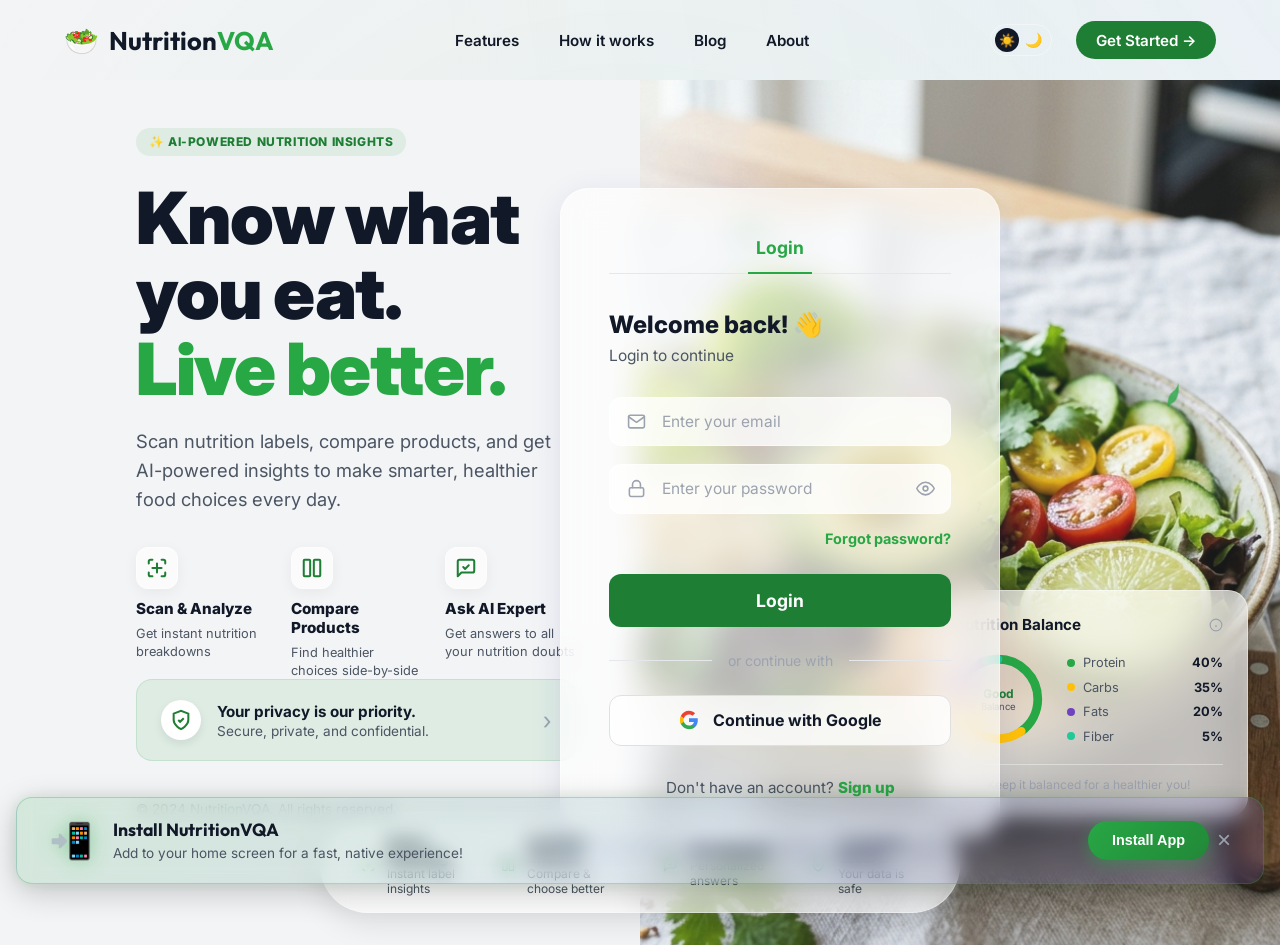
<file: frontend/signin.html>
<!DOCTYPE html>
<html lang="en" data-theme="light">
<head>
    <meta charset="UTF-8">
    <meta name="viewport" content="width=device-width, initial-scale=1.0">
    <title>Sign In | NutritionVQA</title>
    <meta name="description" content="Sign in to NutritionVQA — your AI-powered nutrition assistant.">
    
    <!-- PWA Meta Tags & Icons -->
    <link rel="manifest" href="manifest.json">
    <meta name="apple-mobile-web-app-capable" content="yes">
    <meta name="apple-mobile-web-app-status-bar-style" content="black-translucent">
    <link rel="apple-touch-icon" href="assets/icon-192.png">
    <meta name="theme-color" content="#28a745">
    
    <link rel="icon" href="data:image/svg+xml,<svg xmlns='http://www.w3.org/2000/svg' viewBox='0 0 100 100'><text y='.9em' font-size='90'>🥗</text></svg>">
    <link rel="preconnect" href="https://fonts.googleapis.com">
    <link rel="preconnect" href="https://fonts.gstatic.com" crossorigin>
    <link href="https://fonts.googleapis.com/css2?family=Outfit:wght@700;800&family=Inter:wght@400;500;600;700;800&display=swap" rel="stylesheet">
    <link rel="stylesheet" href="css/signin.css?v=2.4">
    <!-- Google Auth handled via custom modal -->
</head>
<body>

    <!-- ══════════════ HEADER ══════════════ -->
    <header class="sn-header">
        <a href="#" class="sn-logo">
            <span class="logo-emoji">🥗</span>
            <span>Nutrition<span class="logo-vqa">VQA</span></span>
        </a>
        <nav class="sn-nav-links">
            <a href="#features">Features</a>
            <a href="#how-it-works">How it works</a>
            <a href="#blog">Blog</a>
            <a href="#about">About</a>
        </nav>
        <div class="sn-header-actions">
            <button class="theme-toggle-btn" id="theme-toggle" aria-label="Toggle theme">
                <div class="toggle-knob" id="toggle-knob">☀️</div>
                <span class="toggle-moon">🌙</span>
            </button>
            <a href="signup.html" class="btn-get-started">Get Started &rarr;</a>
        </div>
    </header>

    <!-- ══════════════ MAIN ══════════════ -->
    <main class="sn-main">

        <!-- ── Left Panel ── -->
        <section class="sn-left">
            <div class="sn-hero">
                <div class="hero-badge">✨ AI-POWERED NUTRITION INSIGHTS</div>
                <h1>Know what <br>you eat.<br><span class="green-line">Live better.</span></h1>
                <p id="how-it-works" class="desc">
                    Scan nutrition labels, compare products,
                    and get AI-powered insights to
                    make smarter, healthier food choices every day.
                </p>

                <div id="features" class="sn-features-grid">
                    <div class="sn-feat-box">
                        <div class="sn-feat-icon">
                            <svg viewBox="0 0 24 24" fill="none" stroke="currentColor" stroke-width="2.2" stroke-linecap="round" stroke-linejoin="round"><path d="M3 7V5a2 2 0 0 1 2-2h2"/><path d="M17 3h2a2 2 0 0 1 2 2v2"/><path d="M21 17v2a2 2 0 0 1-2 2h-2"/><path d="M7 21H5a2 2 0 0 1-2-2v-2"/><line x1="7" y1="12" x2="17" y2="12"/><line x1="12" y1="7" x2="12" y2="17"/></svg>
                        </div>
                        <h3>Scan &amp; Analyze</h3>
                        <p>Get instant nutrition breakdowns</p>
                    </div>
                    <div class="sn-feat-box">
                        <div class="sn-feat-icon">
                            <svg viewBox="0 0 24 24" fill="none" stroke="currentColor" stroke-width="2.2" stroke-linecap="round" stroke-linejoin="round"><rect x="3" y="3" width="7" height="18" rx="1"/><rect x="14" y="3" width="7" height="18" rx="1"/></svg>
                        </div>
                        <h3>Compare Products</h3>
                        <p>Find healthier choices side-by-side</p>
                    </div>
                    <div class="sn-feat-box">
                        <div class="sn-feat-icon">
                            <svg viewBox="0 0 24 24" fill="none" stroke="currentColor" stroke-width="2.2" stroke-linecap="round" stroke-linejoin="round"><path d="M21 15a2 2 0 0 1-2 2H7l-4 4V5a2 2 0 0 1 2-2h14a2 2 0 0 1 2 2z"/><path d="m9 11 2 2 4-4"/></svg>
                        </div>
                        <h3>Ask AI Expert</h3>
                        <p>Get answers to all your nutrition doubts</p>
                    </div>
                </div>

                <div class="sn-privacy-banner">
                    <div class="privacy-icon">
                        <svg viewBox="0 0 24 24" fill="none" stroke="currentColor" stroke-width="2.2"><path d="M12 22s8-4 8-10V5l-8-3-8 3v7c0 6 8 10 8 10z"/><path d="m9 12 2 2 4-4"/></svg>
                    </div>
                    <div class="privacy-text">
                        <strong>Your privacy is our priority.</strong>
                        <span>Secure, private, and confidential.</span>
                    </div>
                    <div class="privacy-arrow">&rsaquo;</div>
                </div>
            </div>

            <footer id="about" class="sn-footer">
                © 2024 NutritionVQA. All rights reserved.
            </footer>
        </section>

        <!-- ── Right Panel ── -->
        <section class="sn-right">
            <div id="blog" class="sn-salad-bg"></div>
            
            <!-- Floating Leaves -->
            <div class="floating-leaves">
                <svg class="leaf leaf-1" viewBox="0 0 24 24"><path fill="#28a745" d="M17,8C8,10 5.9,16.17 3.82,21.34L5.71,22l1-2.3A4.49,4.49 0 0,0 8,20C19,20 22,3 22,3c0,0 -2.06,2.69 -5,5Z"/></svg>
                <svg class="leaf leaf-2" viewBox="0 0 24 24"><path fill="#28a745" d="M17,8C8,10 5.9,16.17 3.82,21.34L5.71,22l1-2.3A4.49,4.49 0 0,0 8,20C19,20 22,3 22,3c0,0 -2.06,2.69 -5,5Z"/></svg>
                <svg class="leaf leaf-3" viewBox="0 0 24 24"><path fill="#28a745" d="M17,8C8,10 5.9,16.17 3.82,21.34L5.71,22l1-2.3A4.49,4.49 0 0,0 8,20C19,20 22,3 22,3c0,0 -2.06,2.69 -5,5Z"/></svg>
                <svg class="leaf leaf-4" viewBox="0 0 24 24"><path fill="#28a745" d="M17,8C8,10 5.9,16.17 3.82,21.34L5.71,22l1-2.3A4.49,4.49 0 0,0 8,20C19,20 22,3 22,3c0,0 -2.06,2.69 -5,5Z"/></svg>
                <svg class="leaf leaf-5" viewBox="0 0 24 24"><path fill="#28a745" d="M17,8C8,10 5.9,16.17 3.82,21.34L5.71,22l1-2.3A4.49,4.49 0 0,0 8,20C19,20 22,3 22,3c0,0 -2.06,2.69 -5,5Z"/></svg>
            </div>


            <div class="sn-card">
                <!-- Tab -->
                <div class="sn-card-tab">
                    <span class="sn-tab-label">Login</span>
                </div>

                <!-- Welcome -->
                <div class="sn-welcome">
                    <h2>Welcome back! 👋</h2>
                    <p>Login to continue</p>
                </div>

                <!-- ── Sign-in Form ── -->
                <form id="signin-form" class="sn-form">
                    <!-- Email -->
                    <div class="sn-field">
                        <span class="sn-field-icon">
                            <svg width="19" height="19" viewBox="0 0 24 24" fill="none" stroke="currentColor" stroke-width="2" stroke-linecap="round" stroke-linejoin="round">
                                <path d="M4 4h16c1.1 0 2 .9 2 2v12c0 1.1-.9 2-2 2H4c-1.1 0-2-.9-2-2V6c0-1.1.9-2 2-2z"/>
                                <polyline points="22,6 12,13 2,6"/>
                            </svg>
                        </span>
                        <input type="text" id="login" placeholder="Enter your email" required autocomplete="email">
                    </div>

                    <!-- Password -->
                    <div class="sn-field">
                        <span class="sn-field-icon">
                            <svg width="19" height="19" viewBox="0 0 24 24" fill="none" stroke="currentColor" stroke-width="2" stroke-linecap="round" stroke-linejoin="round">
                                <rect x="3" y="11" width="18" height="11" rx="2" ry="2"/>
                                <path d="M7 11V7a5 5 0 0 1 10 0v4"/>
                            </svg>
                        </span>
                        <input type="password" id="password" placeholder="Enter your password" required autocomplete="current-password">
                        <button type="button" class="sn-eye-btn" onclick="togglePasswordVisibility('password')" aria-label="Toggle password">
                            <svg width="19" height="19" viewBox="0 0 24 24" fill="none" stroke="currentColor" stroke-width="2" stroke-linecap="round" stroke-linejoin="round">
                                <path d="M1 12s4-8 11-8 11 8 11 8-4 8-11 8-11-8-11-8z"/>
                                <circle cx="12" cy="12" r="3"/>
                            </svg>
                        </button>
                    </div>

                    <!-- Forgot password -->
                    <div class="sn-forgot">
                        <a href="#" id="forgot-password-link">Forgot password?</a>
                    </div>

                    <!-- Submit -->
                    <button type="submit" class="sn-login-btn">Login</button>

                    <!-- Divider -->
                    <div class="sn-divider">
                        <div class="sn-divider-line"></div>
                        <span>or continue with</span>
                        <div class="sn-divider-line"></div>
                    </div>

                    <!-- Custom Google Button (Simulated for Demo) -->
                    <button type="button" id="google-signin" class="sn-google-btn">
                        <svg width="20" height="20" viewBox="0 0 24 24">
                            <path fill="#4285F4" d="M22.56 12.25c0-.78-.07-1.53-.2-2.25H12v4.26h5.92c-.26 1.37-1.04 2.53-2.21 3.31v2.77h3.57c2.08-1.92 3.28-4.74 3.28-8.09z"/>
                            <path fill="#34A853" d="M12 23c2.97 0 5.46-.98 7.28-2.66l-3.57-2.77c-.98.66-2.23 1.06-3.71 1.06-2.86 0-5.29-1.93-6.16-4.53H2.18v2.84C3.99 20.53 7.7 23 12 23z"/>
                            <path fill="#FBBC05" d="M5.84 14.09c-.22-.66-.35-1.36-.35-2.09s.13-1.43.35-2.09V7.07H2.18C1.43 8.55 1 10.22 1 12s.43 3.45 1.18 4.93l3.66-2.84z"/>
                            <path fill="#EA4335" d="M12 5.38c1.62 0 3.06.56 4.21 1.64l3.15-3.15C17.45 2.09 14.97 1 12 1 7.7 1 3.99 3.47 2.18 7.07l3.66 2.84c.87-2.6 3.3-4.53 6.16-4.53z"/>
                        </svg>
                        Continue with Google
                    </button>
                </form>

                <!-- ── Forgot Password Section ── -->
                <div id="forgot-password-section" class="sn-fp-section hidden">
                    <h2>Reset Password 🔒</h2>
                    <p>Enter your registered mobile number</p>

                    <div class="sn-field">
                        <span class="sn-field-icon">
                            <svg width="19" height="19" viewBox="0 0 24 24" fill="none" stroke="currentColor" stroke-width="2" stroke-linecap="round" stroke-linejoin="round">
                                <path d="M22 16.92v3a2 2 0 0 1-2.18 2 19.79 19.79 0 0 1-8.63-3.07A19.5 19.5 0 0 1 4.13 11.9a19.79 19.79 0 0 1-3.07-8.67A2 2 0 0 1 2.88 1.28H5.9a2 2 0 0 1 2 1.72c.127.96.361 1.903.7 2.81a2 2 0 0 1-.45 2.11L7.09 8.91a16 16 0 0 0 6 6l1.27-1.27a2 2 0 0 1 2.11-.45c.907.339 1.85.573 2.81.7a2 2 0 0 1 1.72 2.03z"/>
                            </svg>
                        </span>
                        <input type="tel" id="reset-mobile" placeholder="Your mobile number">
                    </div>

                    <button type="button" id="send-otp-btn" class="sn-login-btn">Send OTP</button>

                    <div id="otp-verify-section" class="hidden" style="display:flex;flex-direction:column;gap:1rem;margin-top:1rem;">
                        <div class="sn-field">
                            <input type="text" id="otp-code" placeholder="6-digit OTP" maxlength="6"
                                   style="padding-left:1.1rem;text-align:center;letter-spacing:0.3em;">
                        </div>
                        <div class="sn-field">
                            <input type="password" id="new-password" placeholder="New password"
                                   style="padding-left:1.1rem;">
                        </div>
                        <button type="button" id="reset-final-btn" class="sn-login-btn">Update Password</button>
                    </div>

                    <button type="button" id="back-to-signin" class="sn-back-btn">← Back to Login</button>
                </div>

                <div id="signin-otp-section" class="sn-fp-section hidden">
                    <h2>2-Step Verification 🔒</h2>
                    <p>Enter the OTP sent to your registered mobile number.</p>

                    <div style="display:flex;flex-direction:column;gap:1rem;margin-top:1rem;">
                        <div class="sn-field">
                            <input type="text" id="signin-otp-code" placeholder="6-digit OTP" maxlength="6"
                                   style="padding-left:1.1rem;text-align:center;letter-spacing:0.3em;">
                        </div>
                        <button type="button" id="verify-signin-otp-btn" class="sn-login-btn">Verify & Login</button>
                    </div>

                    <button type="button" id="back-to-signin-from-otp" class="sn-back-btn">← Back to Login</button>
                </div>

                <!-- Sign-up prompt -->
                <div class="sn-signup-prompt">
                    Don't have an account? <a href="signup.html">Sign up</a>
                </div>
            </div>
            
            <!-- ── Floating Nutrition Balance Widget ── -->
            <div class="nutrition-widget">
                <div class="widget-header">
                    <h4>Nutrition Balance</h4>
                    <svg width="14" height="14" viewBox="0 0 24 24" fill="none" stroke="currentColor" stroke-width="2"><circle cx="12" cy="12" r="10"/><path d="M12 16v-4"/><path d="M12 8h.01"/></svg>
                </div>
                <div class="widget-content">
                    <div class="donut-chart">
                        <svg viewBox="0 0 36 36" class="circular-chart">
                            <path class="circle-bg" d="M18 2.0845 a 15.9155 15.9155 0 0 1 0 31.831 a 15.9155 15.9155 0 0 1 0 -31.831" />
                            <path class="circle-protein" stroke-dasharray="40, 100" d="M18 2.0845 a 15.9155 15.9155 0 0 1 0 31.831 a 15.9155 15.9155 0 0 1 0 -31.831" />
                            <path class="circle-carbs" stroke-dasharray="35, 100" stroke-dashoffset="-40" d="M18 2.0845 a 15.9155 15.9155 0 0 1 0 31.831 a 15.9155 15.9155 0 0 1 0 -31.831" />
                            <path class="circle-fats" stroke-dasharray="20, 100" stroke-dashoffset="-75" d="M18 2.0845 a 15.9155 15.9155 0 0 1 0 31.831 a 15.9155 15.9155 0 0 1 0 -31.831" />
                            <path class="circle-fiber" stroke-dasharray="5, 100" stroke-dashoffset="-95" d="M18 2.0845 a 15.9155 15.9155 0 0 1 0 31.831 a 15.9155 15.9155 0 0 1 0 -31.831" />
                        </svg>
                        <div class="donut-inner">
                            <span class="donut-title">Good</span>
                            <span class="donut-subtitle">Balance</span>
                        </div>
                    </div>
                    <ul class="macro-list">
                        <li><span class="dot dot-protein"></span> <span class="macro-name">Protein</span> <span class="macro-val">40%</span></li>
                        <li><span class="dot dot-carbs"></span> <span class="macro-name">Carbs</span> <span class="macro-val">35%</span></li>
                        <li><span class="dot dot-fats"></span> <span class="macro-name">Fats</span> <span class="macro-val">20%</span></li>
                        <li><span class="dot dot-fiber"></span> <span class="macro-name">Fiber</span> <span class="macro-val">5%</span></li>
                    </ul>
                </div>
                <div class="widget-footer">Keep it balanced for a healthier you!</div>
            </div>
        </section>
        
        <!-- ── Bottom Trust Bar ── -->
        <div class="bottom-trust-bar">
            <div class="trust-item">
                <svg viewBox="0 0 24 24" fill="none" stroke="currentColor" stroke-width="2"><path d="M3 7V5a2 2 0 0 1 2-2h2"/><path d="M17 3h2a2 2 0 0 1 2 2v2"/><path d="M21 17v2a2 2 0 0 1-2 2h-2"/><path d="M7 21H5a2 2 0 0 1-2-2v-2"/><line x1="7" y1="12" x2="17" y2="12"/><line x1="12" y1="7" x2="12" y2="17"/></svg>
                <div class="trust-text"><strong>Smart Scanning</strong><span>Instant label insights</span></div>
            </div>
            <div class="trust-item">
                <svg viewBox="0 0 24 24" fill="none" stroke="currentColor" stroke-width="2"><rect x="3" y="3" width="7" height="18" rx="1"/><rect x="14" y="3" width="7" height="18" rx="1"/></svg>
                <div class="trust-text"><strong>Healthier Choices</strong><span>Compare & choose better</span></div>
            </div>
            <div class="trust-item">
                <svg viewBox="0 0 24 24" fill="none" stroke="currentColor" stroke-width="2"><path d="M21 15a2 2 0 0 1-2 2H7l-4 4V5a2 2 0 0 1 2-2h14a2 2 0 0 1 2 2z"/><path d="m9 11 2 2 4-4"/></svg>
                <div class="trust-text"><strong>AI Guidance</strong><span>Personalized answers</span></div>
            </div>
            <div class="trust-item">
                <svg viewBox="0 0 24 24" fill="none" stroke="currentColor" stroke-width="2"><path d="M12 22s8-4 8-10V5l-8-3-8 3v7c0 6 8 10 8 10z"/><path d="m9 12 2 2 4-4"/></svg>
                <div class="trust-text"><strong>Trusted & Secure</strong><span>Your data is safe</span></div>
            </div>
        </div>
    </main>

    <!-- ══════════════ BEAUTIFUL GOOGLE AUTH MODAL (MOCK) ══════════════ -->
    <div id="google-modal" class="modal-backdrop hidden">
        <div class="google-auth-card">
            <div class="google-header" style="text-align: center; margin-bottom: 2rem;">
                <svg width="40" height="40" viewBox="0 0 24 24" style="margin-bottom: 1rem;">
                    <path fill="#4285F4" d="M22.56 12.25c0-.78-.07-1.53-.2-2.25H12v4.26h5.92c-.26 1.37-1.04 2.53-2.21 3.31v2.77h3.57c2.08-1.92 3.28-4.74 3.28-8.09z"/>
                    <path fill="#34A853" d="M12 23c2.97 0 5.46-.98 7.28-2.66l-3.57-2.77c-.98.66-2.23 1.06-3.71 1.06-2.86 0-5.29-1.93-6.16-4.53H2.18v2.84C3.99 20.53 7.7 23 12 23z"/>
                    <path fill="#FBBC05" d="M5.84 14.09c-.22-.66-.35-1.36-.35-2.09s.13-1.43.35-2.09V7.07H2.18C1.43 8.55 1 10.22 1 12s.43 3.45 1.18 4.93l3.66-2.84z"/>
                    <path fill="#EA4335" d="M12 5.38c1.62 0 3.06.56 4.21 1.64l3.15-3.15C17.45 2.09 14.97 1 12 1 7.7 1 3.99 3.47 2.18 7.07l3.66 2.84c.87-2.6 3.3-4.53 6.16-4.53z"/>
                </svg>
                <h2 style="font-family: 'Inter', sans-serif; font-size: 1.5rem; font-weight: 400; color: #202124;">Sign in with Google</h2>
                <p style="color: #5f6368; font-size: 1rem; margin-top: 0.5rem;">Choose an account to continue to <span style="font-weight: 500;">NutritionVQA</span></p>
            </div>

            <!-- Account Chooser Step -->
            <div id="google-step-chooser" class="auth-step">
                <div style="display: flex; flex-direction: column; gap: 0.5rem; margin-bottom: 2rem; text-align: left;">
                    
                    <!-- Account Item -->
                    <div onclick="selectMockGoogleAccount('sathvikch2006@gmail.com', 'Sathvik')" style="display: flex; align-items: center; gap: 1rem; padding: 0.75rem 1rem; border: 1px solid #dadce0; border-radius: 8px; cursor: pointer; transition: background 0.2s;">
                        <div style="width: 32px; height: 32px; border-radius: 50%; background: #1a73e8; color: white; display: flex; align-items: center; justify-content: center; font-weight: 600; flex-shrink: 0;">S</div>
                        <div style="flex: 1; overflow: hidden;">
                            <div style="font-weight: 500; color: #202124; font-size: 0.95rem; white-space: nowrap; text-overflow: ellipsis; overflow: hidden;">Sathvik</div>
                            <div style="color: #5f6368; font-size: 0.85rem; white-space: nowrap; text-overflow: ellipsis; overflow: hidden;">sathvikch2006@gmail.com</div>
                        </div>
                    </div>
                    
                    <!-- Account Item -->
                    <div onclick="selectMockGoogleAccount('demo@gmail.com', 'Demo User')" style="display: flex; align-items: center; gap: 1rem; padding: 0.75rem 1rem; border: 1px solid #dadce0; border-radius: 8px; cursor: pointer; transition: background 0.2s;">
                        <div style="width: 32px; height: 32px; border-radius: 50%; background: #0f9d58; color: white; display: flex; align-items: center; justify-content: center; font-weight: 600; flex-shrink: 0;">D</div>
                        <div style="flex: 1; overflow: hidden;">
                            <div style="font-weight: 500; color: #202124; font-size: 0.95rem; white-space: nowrap; text-overflow: ellipsis; overflow: hidden;">Demo User</div>
                            <div style="color: #5f6368; font-size: 0.85rem; white-space: nowrap; text-overflow: ellipsis; overflow: hidden;">demo@gmail.com</div>
                        </div>
                    </div>
                    
                    <!-- Use another account -->
                    <div onclick="document.getElementById('google-step-chooser').classList.add('hidden'); document.getElementById('google-step-email').classList.remove('hidden');" style="display: flex; align-items: center; gap: 1rem; padding: 0.75rem 1rem; cursor: pointer;">
                        <div style="width: 32px; height: 32px; display: flex; align-items: center; justify-content: center; color: #5f6368;">
                            <svg viewBox="0 0 24 24" width="20" height="20" fill="currentColor"><path d="M12 2C6.48 2 2 6.48 2 12s4.48 10 10 10 10-4.48 10-10S17.52 2 12 2zm5 11h-4v4h-2v-4H7v-2h4V7h2v4h4v2z"/></svg>
                        </div>
                        <div style="font-weight: 500; color: #3c4043; font-size: 0.95rem;">Use another account</div>
                    </div>
                </div>
                
                <div style="display: flex; justify-content: flex-start;">
                    <button type="button" class="gm-cancel" style="color: #1a73e8; font-weight: 500; font-size: 0.875rem; margin-top:0;" onclick="closeGoogleModal()">Cancel</button>
                </div>
            </div>

            <!-- Email Input Step (if they click Use Another Account) -->
            <div id="google-step-email" class="auth-step hidden">
                <div class="sn-field" style="margin-bottom: 2.5rem;">
                    <input type="email" id="google-email-input" class="gm-input" placeholder="Email or phone" style="border-radius: 4px; padding: 13px 15px; border: 1px solid #dadce0; width: 100%; font-size: 1rem;">
                </div>
                <div style="display: flex; justify-content: space-between; align-items: center;">
                    <button type="button" class="gm-cancel" style="color: #1a73e8; font-weight: 500; font-size: 0.875rem; margin-top:0;" onclick="closeGoogleModal()">Cancel</button>
                    <button type="button" class="gm-btn" style="background: #1a73e8; color: white; border-radius: 4px; padding: 0.5rem 1.5rem; width: auto; margin-top: 0;" onclick="handleMockGoogleEmail()">Next</button>
                </div>
            </div>

            <!-- Password Step (hidden by default) -->
            <div id="google-step-password" class="auth-step hidden">
                <div style="display: flex; align-items: center; justify-content: center; gap: 0.5rem; border: 1px solid #dadce0; border-radius: 16px; padding: 0.25rem 0.75rem; width: fit-content; margin: 0 auto 2rem auto; font-size: 0.875rem; color: #3c4043;">
                    <svg viewBox="0 0 24 24" width="16" height="16" style="color: #5f6368;"><path d="M12 2C6.48 2 2 6.48 2 12s4.48 10 10 10 10-4.48 10-10S17.52 2 12 2zm0 3c1.66 0 3 1.34 3 3s-1.34 3-3 3-3-1.34-3-3 1.34-3 3-3zm0 14.2c-2.5 0-4.71-1.28-6-3.22.03-1.99 4-3.08 6-3.08 1.99 0 5.97 1.09 6 3.08-1.29 1.94-3.5 3.22-6 3.22z" fill="currentColor"/></svg>
                    <span id="google-user-display" style="font-weight: 500;">user@gmail.com</span>
                    <svg viewBox="0 0 24 24" width="16" height="16" style="cursor: pointer;" onclick="document.getElementById('google-step-password').classList.add('hidden'); document.getElementById('google-step-chooser').classList.remove('hidden');"><path d="M7.41 8.59L12 13.17l4.59-4.58L18 10l-6 6-6-6 1.41-1.41z" fill="currentColor"/></svg>
                </div>
                <div class="sn-field" style="margin-bottom: 1rem;">
                    <input type="tel" id="google-mobile-input" class="gm-input" placeholder="Enter mobile number for 2FA" style="border-radius: 4px; padding: 13px 15px; border: 1px solid #dadce0; width: 100%; font-size: 1rem;">
                </div>
                <div class="sn-field" style="margin-bottom: 2.5rem;">
                    <input type="password" id="google-pass-input" class="gm-input" placeholder="Enter your password" style="border-radius: 4px; padding: 13px 15px; border: 1px solid #dadce0; width: 100%; font-size: 1rem;">
                </div>
                <div style="display: flex; justify-content: space-between; align-items: center;">
                    <button type="button" class="gm-cancel" style="color: #1a73e8; font-weight: 500; font-size: 0.875rem; margin-top:0;" onclick="closeGoogleModal()">Cancel</button>
                    <button type="button" class="gm-btn" style="background: #1a73e8; color: white; border-radius: 4px; padding: 0.5rem 1.5rem; width: auto; margin-top: 0;" onclick="verifyMockGooglePassword()">Next</button>
                </div>
                </div>
            </div>

            <!-- OTP Verification Step (2FA) -->
            <div id="google-step-otp" class="auth-step hidden">
                <div style="display: flex; align-items: center; justify-content: center; gap: 0.5rem; border: 1px solid #dadce0; border-radius: 16px; padding: 0.25rem 0.75rem; width: fit-content; margin: 0 auto 1rem auto; font-size: 0.875rem; color: #3c4043;">
                    <svg viewBox="0 0 24 24" width="16" height="16" style="color: #5f6368;"><path d="M12 2C6.48 2 2 6.48 2 12s4.48 10 10 10 10-4.48 10-10S17.52 2 12 2zm0 3c1.66 0 3 1.34 3 3s-1.34 3-3 3-3-1.34-3-3 1.34-3 3-3zm0 14.2c-2.5 0-4.71-1.28-6-3.22.03-1.99 4-3.08 6-3.08 1.99 0 5.97 1.09 6 3.08-1.29 1.94-3.5 3.22-6 3.22z" fill="currentColor"/></svg>
                    <span style="font-weight: 500;" id="google-otp-email-display">user@gmail.com</span>
                </div>
                <p style="color: #5f6368; font-size: 0.9rem; text-align: center; margin-bottom: 1.5rem;">A verification code was sent to your registered mobile number</p>
                <div class="sn-field" style="margin-bottom: 2rem;">
                    <input type="text" id="google-otp-input" class="gm-input" placeholder="Enter 6-digit OTP" maxlength="6" style="border-radius: 4px; padding: 13px 15px; border: 1px solid #dadce0; width: 100%; font-size: 1rem; text-align: center; letter-spacing: 0.3em;">
                </div>
                <div style="display: flex; justify-content: space-between; align-items: center;">
                    <button type="button" class="gm-cancel" style="color: #1a73e8; font-weight: 500; font-size: 0.875rem; margin-top:0;" onclick="closeGoogleModal()">Cancel</button>
                    <button type="button" class="gm-btn" style="background: #1a73e8; color: white; border-radius: 4px; padding: 0.5rem 1.5rem; width: auto; margin-top: 0;" onclick="verifyMockGoogleOtp()">Verify</button>
                </div>
            </div>
        </div>
    </div>
    <div id="pwa-install-banner" class="pwa-banner hidden" style="position:fixed; bottom:1rem; left:1rem; right:1rem; z-index:999; margin:0;">
        <div class="pwa-banner-content">
            <span class="pwa-icon">📲</span>
            <div class="pwa-text-content">
                <h4>Install NutritionVQA</h4>
                <p>Add to your home screen for a fast, native experience!</p>
            </div>
        </div>
        <div style="display:flex; align-items:center; gap: 0.5rem;">
            <button id="pwa-install-btn" class="btn-pwa-install">Install App</button>
            <button class="pwa-close-btn" onclick="dismissPwaBanner()" aria-label="Close" style="background:transparent; border:none; font-size:1.5rem; color:var(--text-muted); cursor:pointer;">&times;</button>
        </div>
    </div>

    <!-- PWA Install Guide Modal -->
    <div id="pwa-guide-modal" class="pwa-modal-backdrop hidden" onclick="closePwaModal()">
        <div class="pwa-modal" onclick="event.stopPropagation()">
            <button class="pwa-modal-close" onclick="closePwaModal()">&times;</button>
            <div class="pwa-modal-header">
                <div class="pwa-modal-app-icon">🥗</div>
                <h3>Install NutritionVQA</h3>
                <p>Add to your home screen for instant access and a native app experience.</p>
            </div>
            <div class="pwa-modal-platform">
                Detected: <span class="platform-badge" id="pwa-platform-badge">Your Device</span>
            </div>
            <div id="pwa-ios-steps" class="pwa-steps hidden">
                <div class="pwa-step">
                    <div class="pwa-step-num">1</div>
                    <div class="pwa-step-text">
                        <strong>Tap the Share button</strong>
                        <span>Find the <svg class="ios-share-icon" viewBox="0 0 24 24" fill="none" stroke="currentColor" stroke-width="2.5" stroke-linecap="round" stroke-linejoin="round"><path d="M4 12v8a2 2 0 0 0 2 2h12a2 2 0 0 0 2-2v-8"/><polyline points="16 6 12 2 8 6"/><line x1="12" y1="2" x2="12" y2="15"/></svg> icon at the bottom of Safari.</span>
                    </div>
                </div>
                <div class="pwa-step">
                    <div class="pwa-step-num">2</div>
                    <div class="pwa-step-text">
                        <strong>Scroll down &amp; tap "Add to Home Screen"</strong>
                        <span>It may be below the first row of options.</span>
                    </div>
                </div>
                <div class="pwa-step">
                    <div class="pwa-step-num">3</div>
                    <div class="pwa-step-text">
                        <strong>Tap "Add" to confirm</strong>
                        <span>The app icon will appear on your home screen.</span>
                    </div>
                </div>
            </div>
            <!-- Android / Desktop Instructions (with prompt) -->
            <div id="pwa-android-steps" class="pwa-steps hidden">
                <div class="pwa-step">
                    <div class="pwa-step-num">1</div>
                    <div class="pwa-step-text">
                        <strong>Tap "Install App" below</strong>
                        <span>Your browser will show a confirmation dialog.</span>
                    </div>
                </div>
                <div class="pwa-step">
                    <div class="pwa-step-num">2</div>
                    <div class="pwa-step-text">
                        <strong>Confirm the installation</strong>
                        <span>Tap "Install" or "Add" in the popup.</span>
                    </div>
                </div>
            </div>

            <!-- Android / Desktop Fallback Instructions (without prompt) -->
            <div id="pwa-fallback-steps" class="pwa-steps hidden">
                <div id="pwa-android-fallback" class="hidden">
                    <div class="pwa-step">
                        <div class="pwa-step-num">1</div>
                        <div class="pwa-step-text">
                            <strong>Open the Browser Menu</strong>
                            <span>Tap the three dots (⋮) in the top-right corner of Chrome.</span>
                        </div>
                    </div>
                    <div class="pwa-step">
                        <div class="pwa-step-num">2</div>
                        <div class="pwa-step-text">
                            <strong>Tap "Install app" or "Add to Home screen"</strong>
                            <span>This will add the shortcut directly to your home screen.</span>
                        </div>
                    </div>
                </div>
                <div id="pwa-desktop-fallback" class="hidden">
                    <div class="pwa-step">
                        <div class="pwa-step-num">1</div>
                        <div class="pwa-step-text">
                            <strong>Look at the Address Bar</strong>
                            <span>Click the Install icon (looks like a monitor with a down arrow) on the right side of the address bar.</span>
                        </div>
                    </div>
                    <div class="pwa-step">
                        <div class="pwa-step-num">2</div>
                        <div class="pwa-step-text">
                            <strong>Or open the menu</strong>
                            <span>Open your browser menu (⋮ or ⋯) and click "Install NutritionVQA".</span>
                        </div>
                    </div>
                </div>
            </div>
            <div class="pwa-modal-actions">
                <button id="pwa-modal-install" class="pwa-modal-install-btn hidden" onclick="triggerPwaInstall()">📲 Install App</button>
                <button class="pwa-modal-dismiss" onclick="closePwaModal()">Maybe Later</button>
            </div>
        </div>
    </div>

    <!-- ══════════════ SCRIPTS ══════════════ -->
    <script>
        // ── Theme Toggle ──────────────────────────────────────
        (function() {
            const saved = localStorage.getItem('nvqa-theme') || 'light';
            document.documentElement.setAttribute('data-theme', saved);
        })();

        document.getElementById('theme-toggle').addEventListener('click', function() {
            const html  = document.documentElement;
            const knob  = document.getElementById('toggle-knob');
            const isDark = html.getAttribute('data-theme') === 'dark';
            const next  = isDark ? 'light' : 'dark';
            html.setAttribute('data-theme', next);
            localStorage.setItem('nvqa-theme', next);
            knob.textContent = next === 'dark' ? '🌙' : '☀️';
        });

        // Sync knob on load
        window.addEventListener('DOMContentLoaded', function() {
            const knob = document.getElementById('toggle-knob');
            if (document.documentElement.getAttribute('data-theme') === 'dark') {
                knob.textContent = '🌙';
            }
        });
    </script>
    <script src="js/auth.js?v=23.0"></script>
    
    <!-- Service Worker Registration & PWA Installer -->
    <script>
        if ('serviceWorker' in navigator) {
            const registerSW = () => {
                navigator.serviceWorker.register('sw.js')
                    .then(reg => console.log('Service Worker registered!', reg.scope))
                    .catch(err => console.error('SW registration failed:', err));
            };
            if (document.readyState === 'complete' || document.readyState === 'interactive') {
                registerSW();
            } else {
                window.addEventListener('load', registerSW);
            }
        }

        // Platform Detection
        const isIOS = /iPad|iPhone|iPod/.test(navigator.userAgent) || (navigator.platform === 'MacIntel' && navigator.maxTouchPoints > 1);
        const isAndroid = /Android/i.test(navigator.userAgent);
        const isStandalone = window.matchMedia('(display-mode: standalone)').matches || window.navigator.standalone;

        let deferredPrompt = null;
        const installBanner = document.getElementById('pwa-install-banner');
        const installBtn = document.getElementById('pwa-install-btn');
        const pwaGuideModal = document.getElementById('pwa-guide-modal');

        function showInstallUI() {
            if (isStandalone) return;
            if (installBanner) installBanner.classList.remove('hidden');
        }

        window.addEventListener('beforeinstallprompt', (e) => {
            e.preventDefault();
            deferredPrompt = e;
            showInstallUI();
        });

        // Show install UI unconditionally on load if not standalone (all platforms)
        if (!isStandalone) {
            if (document.readyState === 'complete' || document.readyState === 'interactive') {
                showInstallUI();
            } else {
                window.addEventListener('load', showInstallUI);
            }
        }

        if (installBtn) {
            installBtn.addEventListener('click', () => openPwaModal());
        }

        function openPwaModal() {
            const badge = document.getElementById('pwa-platform-badge');
            const iosSteps = document.getElementById('pwa-ios-steps');
            const androidSteps = document.getElementById('pwa-android-steps');
            const fallbackSteps = document.getElementById('pwa-fallback-steps');
            const androidFallback = document.getElementById('pwa-android-fallback');
            const desktopFallback = document.getElementById('pwa-desktop-fallback');
            const modalInstallBtn = document.getElementById('pwa-modal-install');

            // Reset
            iosSteps.classList.add('hidden');
            androidSteps.classList.add('hidden');
            fallbackSteps.classList.add('hidden');
            androidFallback.classList.add('hidden');
            desktopFallback.classList.add('hidden');
            modalInstallBtn.classList.add('hidden');

            if (isIOS) {
                badge.textContent = 'iOS (Safari)';
                iosSteps.classList.remove('hidden');
            } else {
                badge.textContent = isAndroid ? 'Android (Chrome)' : 'Desktop Browser';
                if (deferredPrompt) {
                    androidSteps.classList.remove('hidden');
                    modalInstallBtn.classList.remove('hidden');
                } else {
                    fallbackSteps.classList.remove('hidden');
                    if (isAndroid) {
                        androidFallback.classList.remove('hidden');
                    } else {
                        desktopFallback.classList.remove('hidden');
                    }
                }
            }
            pwaGuideModal.classList.remove('hidden');
        }

        function closePwaModal() {
            pwaGuideModal.classList.add('hidden');
        }

        async function triggerPwaInstall() {
            if (!deferredPrompt) return;
            deferredPrompt.prompt();
            const { outcome } = await deferredPrompt.userChoice;
            deferredPrompt = null;
            closePwaModal();
            if (installBanner) installBanner.classList.add('hidden');
        }

        window.addEventListener('appinstalled', () => {
            if (installBanner) installBanner.classList.add('hidden');
            closePwaModal();
        });

        function dismissPwaBanner() {
            if (installBanner) installBanner.classList.add('hidden');
        }

        // ── Info Modal Logic ──
        const infoSections = [
            {
                id: 'features',
                title: 'Features',
                content: `
                    <div class="info-grid">
                        <div class="info-item"><strong>Scan & Analyze</strong><p>Instantly get detailed breakdowns of calories, macros, and ingredients by snapping a photo.</p></div>
                        <div class="info-item"><strong>Compare Products</strong><p>Place two items side-by-side and let AI tell you which is the healthier option.</p></div>
                        <div class="info-item"><strong>Ask AI Expert</strong><p>Chat with our AI to get personalized diet advice and answers to your nutrition doubts.</p></div>
                        <div class="info-item"><strong>Progress Tracking</strong><p>Monitor your daily intake and visualize your health journey over time.</p></div>
                    </div>
                `
            },
            {
                id: 'how-it-works',
                title: 'How It Works',
                content: `
                    <ol class="info-list">
                        <li><strong>Upload or Scan:</strong> Take a picture of any food label or search our extensive food database.</li>
                        <li><strong>AI Processing:</strong> Our advanced Vision AI reads the label and extracts accurate nutritional data.</li>
                        <li><strong>Get Insights:</strong> Receive a simple, color-coded health score and personalized dietary suggestions.</li>
                    </ol>
                `
            },
            {
                id: 'blog',
                title: 'Nutrition Blog',
                content: `
                    <div class="info-grid">
                        <div class="info-item"><strong>The Truth About Macros</strong><p>Why balancing protein, fats, and carbs matters more than just calorie counting.</p></div>
                        <div class="info-item"><strong>Hidden Sugars</strong><p>Learn how to spot sneaky sweeteners disguised in seemingly healthy snacks.</p></div>
                        <div class="info-item"><strong>Eating Green</strong><p>Simple, actionable ways to incorporate more plant-based meals into your busy week.</p></div>
                    </div>
                `
            },
            {
                id: 'about',
                title: 'About NutritionVQA',
                content: `
                    <p style="color: var(--text-secondary); line-height: 1.6;">
                        NutritionVQA is designed to demystify complex nutrition labels. By leveraging state-of-the-art AI, we empower you to make smarter, healthier food choices instantly. 
                        <br><br>Our mission is simple: <strong>Know what you eat. Live better.</strong>
                    </p>
                    <blockquote style="border-left: 4px solid var(--green-accent); padding-left: 1rem; margin-top: 1.5rem; color: var(--text-primary); font-style: italic; background: rgba(40, 167, 69, 0.05); padding: 1rem; border-radius: 8px;">
                        "Don't just eat what you see, read what you eat. <strong>Label Padhega India!</strong> Building a Healthier, Literate India." 
                        <br><br><span style="font-size: 0.85rem; font-weight: 700; color: var(--green-dark);">— Inspired by Food Pharmer</span>
                    </blockquote>
                `
            }
        ];

        let currentInfoIndex = 0;

        function openInfoModal(sectionId) {
            currentInfoIndex = infoSections.findIndex(s => s.id === sectionId);
            if (currentInfoIndex === -1) currentInfoIndex = 0;
            updateInfoModalContent();
            document.getElementById('info-modal').classList.remove('hidden');
        }

        function closeInfoModal(e) {
            document.getElementById('info-modal').classList.add('hidden');
        }

        function navigateInfo(direction) {
            currentInfoIndex += direction;
            if (currentInfoIndex < 0) currentInfoIndex = infoSections.length - 1;
            if (currentInfoIndex >= infoSections.length) currentInfoIndex = 0;
            updateInfoModalContent();
        }

        function updateInfoModalContent() {
            const section = infoSections[currentInfoIndex];
            document.getElementById('info-modal-title').innerText = section.title;
            document.getElementById('info-modal-body').innerHTML = section.content;
        }

        document.querySelectorAll('.sn-nav-links a').forEach(link => {
            link.addEventListener('click', (e) => {
                e.preventDefault();
                const targetId = link.getAttribute('href').substring(1);
                openInfoModal(targetId);
            });
        });
    </script>

    <!-- ── Info Modal for Nav Links ── -->
    <div id="info-modal" class="modal-backdrop hidden" onclick="closeInfoModal(event)">
        <div class="info-modal-card" onclick="event.stopPropagation()">
            <button class="info-modal-close" onclick="closeInfoModal()">&times;</button>
            <div class="info-modal-header">
                <h3 id="info-modal-title">Title</h3>
            </div>
            <div class="info-modal-body" id="info-modal-body">
                Content goes here...
            </div>
            <div class="info-modal-footer">
                <button class="info-nav-btn" id="info-btn-prev" onclick="navigateInfo(-1)">&larr; Back</button>
                <button class="info-nav-btn" id="info-btn-next" onclick="navigateInfo(1)">Next &rarr;</button>
            </div>
        </div>
    </div>
</body>
</html>
</file>
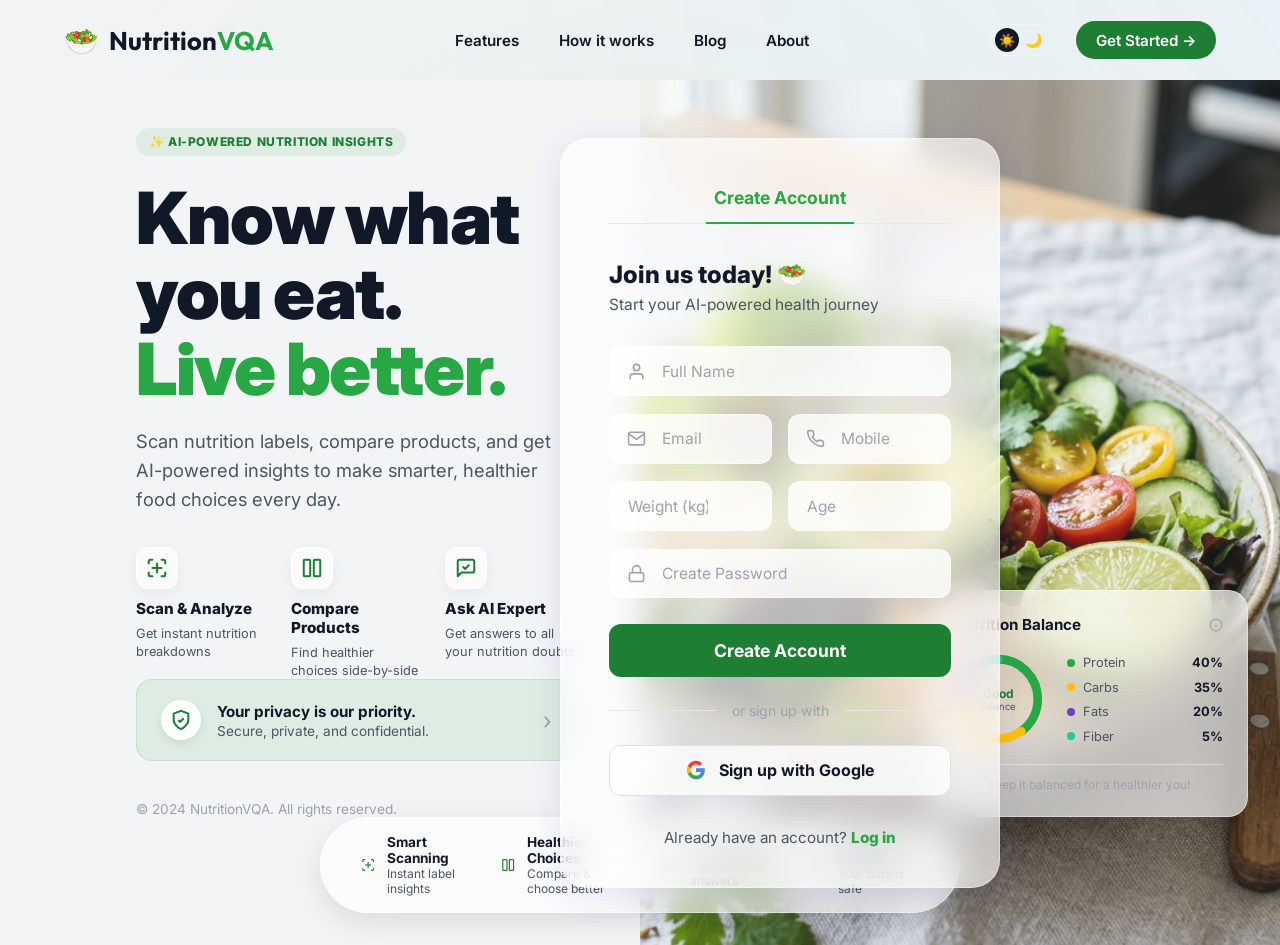
<file: frontend/signup.html>
<!DOCTYPE html>
<html lang="en" data-theme="light">
<head>
    <meta charset="UTF-8">
    <meta name="viewport" content="width=device-width, initial-scale=1.0">
    <title>Sign Up | NutritionVQA</title>
    <meta name="description" content="Join NutritionVQA — start your AI-powered health journey.">
    
    <!-- PWA Meta Tags & Icons -->
    <link rel="manifest" href="manifest.json">
    <meta name="apple-mobile-web-app-capable" content="yes">
    <meta name="apple-mobile-web-app-status-bar-style" content="black-translucent">
    <link rel="apple-touch-icon" href="assets/icon-192.png">
    <meta name="theme-color" content="#28a745">
    
    <link rel="icon" href="data:image/svg+xml,<svg xmlns='http://www.w3.org/2000/svg' viewBox='0 0 100 100'><text y='.9em' font-size='90'>🥗</text></svg>">
    <link rel="preconnect" href="https://fonts.googleapis.com">
    <link rel="preconnect" href="https://fonts.gstatic.com" crossorigin>
    <link href="https://fonts.googleapis.com/css2?family=Outfit:wght@700;800&family=Inter:wght@400;500;600;700;800&display=swap" rel="stylesheet">
    <link rel="stylesheet" href="css/signin.css?v=2.4">
    <!-- Google Auth handled via custom modal -->
</head>
<body>

    <!-- ══════════════ HEADER ══════════════ -->
    <header class="sn-header">
        <a href="#" class="sn-logo">
            <span class="logo-emoji">🥗</span>
            <span>Nutrition<span class="logo-vqa">VQA</span></span>
        </a>
        <nav class="sn-nav-links">
            <a href="#features">Features</a>
            <a href="#how-it-works">How it works</a>
            <a href="#blog">Blog</a>
            <a href="#about">About</a>
        </nav>
        <div class="sn-header-actions">
            <button class="theme-toggle-btn" id="theme-toggle" aria-label="Toggle theme">
                <div class="toggle-knob" id="toggle-knob">☀️</div>
                <span class="toggle-moon">🌙</span>
            </button>
            <a href="signup.html" class="btn-get-started">Get Started &rarr;</a>
        </div>
    </header>

    <!-- ══════════════ MAIN ══════════════ -->
    <main class="sn-main">

        <!-- ── Left Panel ── -->
        <section class="sn-left">
            <div class="sn-hero">
                <div class="hero-badge">✨ AI-POWERED NUTRITION INSIGHTS</div>
                <h1>Know what <br>you eat.<br><span class="green-line">Live better.</span></h1>
                <p class="desc">
                    Scan nutrition labels, compare products,
                    and get AI-powered insights to
                    make smarter, healthier food choices every day.
                </p>

                <div class="sn-features-grid">
                    <div class="sn-feat-box">
                        <div class="sn-feat-icon">
                            <svg viewBox="0 0 24 24" fill="none" stroke="currentColor" stroke-width="2.2" stroke-linecap="round" stroke-linejoin="round"><path d="M3 7V5a2 2 0 0 1 2-2h2"/><path d="M17 3h2a2 2 0 0 1 2 2v2"/><path d="M21 17v2a2 2 0 0 1-2 2h-2"/><path d="M7 21H5a2 2 0 0 1-2-2v-2"/><line x1="7" y1="12" x2="17" y2="12"/><line x1="12" y1="7" x2="12" y2="17"/></svg>
                        </div>
                        <h3>Scan &amp; Analyze</h3>
                        <p>Get instant nutrition breakdowns</p>
                    </div>
                    <div class="sn-feat-box">
                        <div class="sn-feat-icon">
                            <svg viewBox="0 0 24 24" fill="none" stroke="currentColor" stroke-width="2.2" stroke-linecap="round" stroke-linejoin="round"><rect x="3" y="3" width="7" height="18" rx="1"/><rect x="14" y="3" width="7" height="18" rx="1"/></svg>
                        </div>
                        <h3>Compare Products</h3>
                        <p>Find healthier choices side-by-side</p>
                    </div>
                    <div class="sn-feat-box">
                        <div class="sn-feat-icon">
                            <svg viewBox="0 0 24 24" fill="none" stroke="currentColor" stroke-width="2.2" stroke-linecap="round" stroke-linejoin="round"><path d="M21 15a2 2 0 0 1-2 2H7l-4 4V5a2 2 0 0 1 2-2h14a2 2 0 0 1 2 2z"/><path d="m9 11 2 2 4-4"/></svg>
                        </div>
                        <h3>Ask AI Expert</h3>
                        <p>Get answers to all your nutrition doubts</p>
                    </div>
                </div>

                <div class="sn-privacy-banner">
                    <div class="privacy-icon">
                        <svg viewBox="0 0 24 24" fill="none" stroke="currentColor" stroke-width="2.2"><path d="M12 22s8-4 8-10V5l-8-3-8 3v7c0 6 8 10 8 10z"/><path d="m9 12 2 2 4-4"/></svg>
                    </div>
                    <div class="privacy-text">
                        <strong>Your privacy is our priority.</strong>
                        <span>Secure, private, and confidential.</span>
                    </div>
                    <div class="privacy-arrow">&rsaquo;</div>
                </div>
            </div>

            <footer class="sn-footer">
                © 2024 NutritionVQA. All rights reserved.
            </footer>
        </section>

        <!-- ── Right Panel ── -->
        <section class="sn-right">
            <div class="sn-salad-bg"></div>

            <div class="sn-card">
                <div class="sn-card-tab">
                    <span class="sn-tab-label">Create Account</span>
                </div>

                <div class="sn-welcome">
                    <h2>Join us today! 🥗</h2>
                    <p>Start your AI-powered health journey</p>
                </div>

                <!-- ── Sign-up Form ── -->
                <form id="signup-form" class="sn-form">
                    <div class="sn-field">
                        <span class="sn-field-icon">
                            <svg width="19" height="19" viewBox="0 0 24 24" fill="none" stroke="currentColor" stroke-width="2" stroke-linecap="round" stroke-linejoin="round">
                                <path d="M20 21v-2a4 4 0 0 0-4-4H8a4 4 0 0 0-4 4v2"/><circle cx="12" cy="7" r="4"/>
                            </svg>
                        </span>
                        <input type="text" id="name" placeholder="Full Name" required>
                    </div>

                    <div style="display:flex; gap:1rem;">
                        <div class="sn-field" style="flex:1;">
                            <span class="sn-field-icon">
                                <svg width="19" height="19" viewBox="0 0 24 24" fill="none" stroke="currentColor" stroke-width="2" stroke-linecap="round" stroke-linejoin="round">
                                    <path d="M4 4h16c1.1 0 2 .9 2 2v12c0 1.1-.9 2-2 2H4c-1.1 0-2-.9-2-2V6c0-1.1.9-2 2-2z"/><polyline points="22,6 12,13 2,6"/>
                                </svg>
                            </span>
                            <input type="email" id="email" placeholder="Email" required>
                        </div>
                        <div class="sn-field" style="flex:1;">
                            <span class="sn-field-icon">
                                <svg width="19" height="19" viewBox="0 0 24 24" fill="none" stroke="currentColor" stroke-width="2" stroke-linecap="round" stroke-linejoin="round">
                                    <path d="M22 16.92v3a2 2 0 0 1-2.18 2 19.79 19.79 0 0 1-8.63-3.07 19.5 19.5 0 0 1-6-6 19.79 19.79 0 0 1-3.07-8.67A2 2 0 0 1 4.11 2h3a2 2 0 0 1 2 1.72 12.84 12.84 0 0 0 .7 2.81 2 2 0 0 1-.45 2.11L8.09 9.91a16 16 0 0 0 6 6l1.27-1.27a2 2 0 0 1 2.11-.45 12.84 12.84 0 0 0 2.81.7A2 2 0 0 1 22 16.92z"/>
                                </svg>
                            </span>
                            <input type="tel" id="mobile" placeholder="Mobile" required>
                        </div>
                    </div>

                    <div style="display:flex; gap:1rem;">
                        <div class="sn-field" style="flex:1;">
                            <input type="number" id="weight" step="0.1" placeholder="Weight (kg)" style="padding-left:1.1rem;">
                        </div>
                        <div class="sn-field" style="flex:1;">
                            <input type="number" id="age" placeholder="Age" style="padding-left:1.1rem;">
                        </div>
                    </div>

                    <div class="sn-field">
                        <span class="sn-field-icon">
                            <svg width="19" height="19" viewBox="0 0 24 24" fill="none" stroke="currentColor" stroke-width="2" stroke-linecap="round" stroke-linejoin="round">
                                <rect x="3" y="11" width="18" height="11" rx="2" ry="2"/><path d="M7 11V7a5 5 0 0 1 10 0v4"/>
                            </svg>
                        </span>
                        <input type="password" id="password" placeholder="Create Password" required>
                    </div>

                    <button type="submit" class="sn-login-btn">Create Account</button>

                    <div class="sn-divider">
                        <div class="sn-divider-line"></div>
                        <span>or sign up with</span>
                        <div class="sn-divider-line"></div>
                    </div>

                    <!-- Custom Google Button (Simulated for Demo) -->
                    <button type="button" id="google-signin" class="sn-google-btn">
                        <svg width="20" height="20" viewBox="0 0 24 24">
                            <path fill="#4285F4" d="M22.56 12.25c0-.78-.07-1.53-.2-2.25H12v4.26h5.92c-.26 1.37-1.04 2.53-2.21 3.31v2.77h3.57c2.08-1.92 3.28-4.74 3.28-8.09z"/>
                            <path fill="#34A853" d="M12 23c2.97 0 5.46-.98 7.28-2.66l-3.57-2.77c-.98.66-2.23 1.06-3.71 1.06-2.86 0-5.29-1.93-6.16-4.53H2.18v2.84C3.99 20.53 7.7 23 12 23z"/>
                            <path fill="#FBBC05" d="M5.84 14.09c-.22-.66-.35-1.36-.35-2.09s.13-1.43.35-2.09V7.07H2.18C1.43 8.55 1 10.22 1 12s.43 3.45 1.18 4.93l3.66-2.84z"/>
                            <path fill="#EA4335" d="M12 5.38c1.62 0 3.06.56 4.21 1.64l3.15-3.15C17.45 2.09 14.97 1 12 1 7.7 1 3.99 3.47 2.18 7.07l3.66 2.84c.87-2.6 3.3-4.53 6.16-4.53z"/>
                        </svg>
                        Sign up with Google
                    </button>
                </form>

                <div id="signup-otp-section" class="sn-fp-section hidden">
                    <h2>Verify Your Number 🔒</h2>
                    <p>Enter the OTP sent to your registered mobile number.</p>

                    <div style="display:flex;flex-direction:column;gap:1rem;margin-top:1rem;">
                        <div class="sn-field">
                            <input type="text" id="signup-otp-code" placeholder="6-digit OTP" maxlength="6"
                                   style="padding-left:1.1rem;text-align:center;letter-spacing:0.3em;">
                        </div>
                        <button type="button" id="verify-signup-otp-btn" class="sn-login-btn">Verify & Create Account</button>
                    </div>

                    <button type="button" id="back-to-signup-from-otp" class="sn-back-btn">← Back</button>
                </div>

                <!-- Sign-in prompt -->
                <div class="sn-signup-prompt">
                    Already have an account? <a href="signin.html">Log in</a>
                </div>
            </div>
            
            <!-- ── Floating Nutrition Balance Widget ── -->
            <div class="nutrition-widget">
                <div class="widget-header">
                    <h4>Nutrition Balance</h4>
                    <svg width="14" height="14" viewBox="0 0 24 24" fill="none" stroke="currentColor" stroke-width="2"><circle cx="12" cy="12" r="10"/><path d="M12 16v-4"/><path d="M12 8h.01"/></svg>
                </div>
                <div class="widget-content">
                    <div class="donut-chart">
                        <svg viewBox="0 0 36 36" class="circular-chart">
                            <path class="circle-bg" d="M18 2.0845 a 15.9155 15.9155 0 0 1 0 31.831 a 15.9155 15.9155 0 0 1 0 -31.831" />
                            <path class="circle-protein" stroke-dasharray="40, 100" d="M18 2.0845 a 15.9155 15.9155 0 0 1 0 31.831 a 15.9155 15.9155 0 0 1 0 -31.831" />
                            <path class="circle-carbs" stroke-dasharray="35, 100" stroke-dashoffset="-40" d="M18 2.0845 a 15.9155 15.9155 0 0 1 0 31.831 a 15.9155 15.9155 0 0 1 0 -31.831" />
                            <path class="circle-fats" stroke-dasharray="20, 100" stroke-dashoffset="-75" d="M18 2.0845 a 15.9155 15.9155 0 0 1 0 31.831 a 15.9155 15.9155 0 0 1 0 -31.831" />
                            <path class="circle-fiber" stroke-dasharray="5, 100" stroke-dashoffset="-95" d="M18 2.0845 a 15.9155 15.9155 0 0 1 0 31.831 a 15.9155 15.9155 0 0 1 0 -31.831" />
                        </svg>
                        <div class="donut-inner">
                            <span class="donut-title">Good</span>
                            <span class="donut-subtitle">Balance</span>
                        </div>
                    </div>
                    <ul class="macro-list">
                        <li><span class="dot dot-protein"></span> <span class="macro-name">Protein</span> <span class="macro-val">40%</span></li>
                        <li><span class="dot dot-carbs"></span> <span class="macro-name">Carbs</span> <span class="macro-val">35%</span></li>
                        <li><span class="dot dot-fats"></span> <span class="macro-name">Fats</span> <span class="macro-val">20%</span></li>
                        <li><span class="dot dot-fiber"></span> <span class="macro-name">Fiber</span> <span class="macro-val">5%</span></li>
                    </ul>
                </div>
                <div class="widget-footer">Keep it balanced for a healthier you!</div>
            </div>
        </section>
        
        <!-- ── Bottom Trust Bar ── -->
        <div class="bottom-trust-bar">
            <div class="trust-item">
                <svg viewBox="0 0 24 24" fill="none" stroke="currentColor" stroke-width="2"><path d="M3 7V5a2 2 0 0 1 2-2h2"/><path d="M17 3h2a2 2 0 0 1 2 2v2"/><path d="M21 17v2a2 2 0 0 1-2 2h-2"/><path d="M7 21H5a2 2 0 0 1-2-2v-2"/><line x1="7" y1="12" x2="17" y2="12"/><line x1="12" y1="7" x2="12" y2="17"/></svg>
                <div class="trust-text"><strong>Smart Scanning</strong><span>Instant label insights</span></div>
            </div>
            <div class="trust-item">
                <svg viewBox="0 0 24 24" fill="none" stroke="currentColor" stroke-width="2"><rect x="3" y="3" width="7" height="18" rx="1"/><rect x="14" y="3" width="7" height="18" rx="1"/></svg>
                <div class="trust-text"><strong>Healthier Choices</strong><span>Compare & choose better</span></div>
            </div>
            <div class="trust-item">
                <svg viewBox="0 0 24 24" fill="none" stroke="currentColor" stroke-width="2"><path d="M21 15a2 2 0 0 1-2 2H7l-4 4V5a2 2 0 0 1 2-2h14a2 2 0 0 1 2 2z"/><path d="m9 11 2 2 4-4"/></svg>
                <div class="trust-text"><strong>AI Guidance</strong><span>Personalized answers</span></div>
            </div>
            <div class="trust-item">
                <svg viewBox="0 0 24 24" fill="none" stroke="currentColor" stroke-width="2"><path d="M12 22s8-4 8-10V5l-8-3-8 3v7c0 6 8 10 8 10z"/><path d="m9 12 2 2 4-4"/></svg>
                <div class="trust-text"><strong>Trusted & Secure</strong><span>Your data is safe</span></div>
            </div>
        </div>
    </main>


    <!-- ══════════════ BEAUTIFUL GOOGLE AUTH MODAL (MOCK) ══════════════ -->
    <div id="google-modal" class="modal-backdrop hidden">
        <div class="google-auth-card">
            <div class="google-header" style="text-align: center; margin-bottom: 2rem;">
                <svg width="40" height="40" viewBox="0 0 24 24" style="margin-bottom: 1rem;">
                    <path fill="#4285F4" d="M22.56 12.25c0-.78-.07-1.53-.2-2.25H12v4.26h5.92c-.26 1.37-1.04 2.53-2.21 3.31v2.77h3.57c2.08-1.92 3.28-4.74 3.28-8.09z"/>
                    <path fill="#34A853" d="M12 23c2.97 0 5.46-.98 7.28-2.66l-3.57-2.77c-.98.66-2.23 1.06-3.71 1.06-2.86 0-5.29-1.93-6.16-4.53H2.18v2.84C3.99 20.53 7.7 23 12 23z"/>
                    <path fill="#FBBC05" d="M5.84 14.09c-.22-.66-.35-1.36-.35-2.09s.13-1.43.35-2.09V7.07H2.18C1.43 8.55 1 10.22 1 12s.43 3.45 1.18 4.93l3.66-2.84z"/>
                    <path fill="#EA4335" d="M12 5.38c1.62 0 3.06.56 4.21 1.64l3.15-3.15C17.45 2.09 14.97 1 12 1 7.7 1 3.99 3.47 2.18 7.07l3.66 2.84c.87-2.6 3.3-4.53 6.16-4.53z"/>
                </svg>
                <h2 style="font-family: 'Inter', sans-serif; font-size: 1.5rem; font-weight: 400; color: #202124;">Sign up with Google</h2>
                <p style="color: #5f6368; font-size: 1rem; margin-top: 0.5rem;">Choose an account to continue to <span style="font-weight: 500;">NutritionVQA</span></p>
            </div>

            <!-- Account Chooser Step -->
            <div id="google-step-chooser" class="auth-step">
                <div style="display: flex; flex-direction: column; gap: 0.5rem; margin-bottom: 2rem; text-align: left;">
                    
                    <!-- Account Item -->
                    <div onclick="selectMockGoogleAccount('sathvikch2006@gmail.com', 'Sathvik')" style="display: flex; align-items: center; gap: 1rem; padding: 0.75rem 1rem; border: 1px solid #dadce0; border-radius: 8px; cursor: pointer; transition: background 0.2s;">
                        <div style="width: 32px; height: 32px; border-radius: 50%; background: #1a73e8; color: white; display: flex; align-items: center; justify-content: center; font-weight: 600; flex-shrink: 0;">S</div>
                        <div style="flex: 1; overflow: hidden;">
                            <div style="font-weight: 500; color: #202124; font-size: 0.95rem; white-space: nowrap; text-overflow: ellipsis; overflow: hidden;">Sathvik</div>
                            <div style="color: #5f6368; font-size: 0.85rem; white-space: nowrap; text-overflow: ellipsis; overflow: hidden;">sathvikch2006@gmail.com</div>
                        </div>
                    </div>
                    
                    <!-- Account Item -->
                    <div onclick="selectMockGoogleAccount('demo@gmail.com', 'Demo User')" style="display: flex; align-items: center; gap: 1rem; padding: 0.75rem 1rem; border: 1px solid #dadce0; border-radius: 8px; cursor: pointer; transition: background 0.2s;">
                        <div style="width: 32px; height: 32px; border-radius: 50%; background: #0f9d58; color: white; display: flex; align-items: center; justify-content: center; font-weight: 600; flex-shrink: 0;">D</div>
                        <div style="flex: 1; overflow: hidden;">
                            <div style="font-weight: 500; color: #202124; font-size: 0.95rem; white-space: nowrap; text-overflow: ellipsis; overflow: hidden;">Demo User</div>
                            <div style="color: #5f6368; font-size: 0.85rem; white-space: nowrap; text-overflow: ellipsis; overflow: hidden;">demo@gmail.com</div>
                        </div>
                    </div>
                    
                    <!-- Use another account -->
                    <div onclick="document.getElementById('google-step-chooser').classList.add('hidden'); document.getElementById('google-step-email').classList.remove('hidden');" style="display: flex; align-items: center; gap: 1rem; padding: 0.75rem 1rem; cursor: pointer;">
                        <div style="width: 32px; height: 32px; display: flex; align-items: center; justify-content: center; color: #5f6368;">
                            <svg viewBox="0 0 24 24" width="20" height="20" fill="currentColor"><path d="M12 2C6.48 2 2 6.48 2 12s4.48 10 10 10 10-4.48 10-10S17.52 2 12 2zm5 11h-4v4h-2v-4H7v-2h4V7h2v4h4v2z"/></svg>
                        </div>
                        <div style="font-weight: 500; color: #3c4043; font-size: 0.95rem;">Use another account</div>
                    </div>
                </div>
                
                <div style="display: flex; justify-content: flex-start;">
                    <button type="button" class="gm-cancel" style="color: #1a73e8; font-weight: 500; font-size: 0.875rem; margin-top:0;" onclick="closeGoogleModal()">Cancel</button>
                </div>
            </div>

            <!-- Email Input Step (if they click Use Another Account) -->
            <div id="google-step-email" class="auth-step hidden">
                <div class="sn-field" style="margin-bottom: 2.5rem;">
                    <input type="email" id="google-email-input" class="gm-input" placeholder="Email or phone" style="border-radius: 4px; padding: 13px 15px; border: 1px solid #dadce0; width: 100%; font-size: 1rem;">
                </div>
                <div style="display: flex; justify-content: space-between; align-items: center;">
                    <button type="button" class="gm-cancel" style="color: #1a73e8; font-weight: 500; font-size: 0.875rem; margin-top:0;" onclick="closeGoogleModal()">Cancel</button>
                    <button type="button" class="gm-btn" style="background: #1a73e8; color: white; border-radius: 4px; padding: 0.5rem 1.5rem; width: auto; margin-top: 0;" onclick="handleMockGoogleEmail()">Next</button>
                </div>
            </div>

            <!-- Password Step (hidden by default) -->
            <div id="google-step-password" class="auth-step hidden">
                <div style="display: flex; align-items: center; justify-content: center; gap: 0.5rem; border: 1px solid #dadce0; border-radius: 16px; padding: 0.25rem 0.75rem; width: fit-content; margin: 0 auto 2rem auto; font-size: 0.875rem; color: #3c4043;">
                    <svg viewBox="0 0 24 24" width="16" height="16" style="color: #5f6368;"><path d="M12 2C6.48 2 2 6.48 2 12s4.48 10 10 10 10-4.48 10-10S17.52 2 12 2zm0 3c1.66 0 3 1.34 3 3s-1.34 3-3 3-3-1.34-3-3 1.34-3 3-3zm0 14.2c-2.5 0-4.71-1.28-6-3.22.03-1.99 4-3.08 6-3.08 1.99 0 5.97 1.09 6 3.08-1.29 1.94-3.5 3.22-6 3.22z" fill="currentColor"/></svg>
                    <span id="google-user-display" style="font-weight: 500;">user@gmail.com</span>
                    <svg viewBox="0 0 24 24" width="16" height="16" style="cursor: pointer;" onclick="document.getElementById('google-step-password').classList.add('hidden'); document.getElementById('google-step-chooser').classList.remove('hidden');"><path d="M7.41 8.59L12 13.17l4.59-4.58L18 10l-6 6-6-6 1.41-1.41z" fill="currentColor"/></svg>
                </div>
                <div class="sn-field" style="margin-bottom: 1rem;">
                    <input type="tel" id="google-mobile-input" class="gm-input" placeholder="Enter mobile number for 2FA" style="border-radius: 4px; padding: 13px 15px; border: 1px solid #dadce0; width: 100%; font-size: 1rem;">
                </div>
                <div class="sn-field" style="margin-bottom: 2.5rem;">
                    <input type="password" id="google-pass-input" class="gm-input" placeholder="Enter your password" style="border-radius: 4px; padding: 13px 15px; border: 1px solid #dadce0; width: 100%; font-size: 1rem;">
                </div>
                <div style="display: flex; justify-content: space-between; align-items: center;">
                    <button type="button" class="gm-cancel" style="color: #1a73e8; font-weight: 500; font-size: 0.875rem; margin-top:0;" onclick="closeGoogleModal()">Cancel</button>
                    <button type="button" class="gm-btn" style="background: #1a73e8; color: white; border-radius: 4px; padding: 0.5rem 1.5rem; width: auto; margin-top: 0;" onclick="verifyMockGooglePassword()">Next</button>
                </div>
            </div>

            <!-- OTP Verification Step (2FA) -->
            <div id="google-step-otp" class="auth-step hidden">
                <div style="display: flex; align-items: center; justify-content: center; gap: 0.5rem; border: 1px solid #dadce0; border-radius: 16px; padding: 0.25rem 0.75rem; width: fit-content; margin: 0 auto 1rem auto; font-size: 0.875rem; color: #3c4043;">
                    <svg viewBox="0 0 24 24" width="16" height="16" style="color: #5f6368;"><path d="M12 2C6.48 2 2 6.48 2 12s4.48 10 10 10 10-4.48 10-10S17.52 2 12 2zm0 3c1.66 0 3 1.34 3 3s-1.34 3-3 3-3-1.34-3-3 1.34-3 3-3zm0 14.2c-2.5 0-4.71-1.28-6-3.22.03-1.99 4-3.08 6-3.08 1.99 0 5.97 1.09 6 3.08-1.29 1.94-3.5 3.22-6 3.22z" fill="currentColor"/></svg>
                    <span style="font-weight: 500;" id="google-otp-email-display">user@gmail.com</span>
                </div>
                <p style="color: #5f6368; font-size: 0.9rem; text-align: center; margin-bottom: 1.5rem;">A verification code was sent to your registered mobile number</p>
                <div class="sn-field" style="margin-bottom: 2rem;">
                    <input type="text" id="google-otp-input" class="gm-input" placeholder="Enter 6-digit OTP" maxlength="6" style="border-radius: 4px; padding: 13px 15px; border: 1px solid #dadce0; width: 100%; font-size: 1rem; text-align: center; letter-spacing: 0.3em;">
                </div>
                <div style="display: flex; justify-content: space-between; align-items: center;">
                    <button type="button" class="gm-cancel" style="color: #1a73e8; font-weight: 500; font-size: 0.875rem; margin-top:0;" onclick="closeGoogleModal()">Cancel</button>
                    <button type="button" class="gm-btn" style="background: #1a73e8; color: white; border-radius: 4px; padding: 0.5rem 1.5rem; width: auto; margin-top: 0;" onclick="verifyMockGoogleOtp()">Verify</button>
                </div>
            </div>
        </div>
    </div>
    <script>
        (function() {
            const saved = localStorage.getItem('nvqa-theme') || 'light';
            document.documentElement.setAttribute('data-theme', saved);
        })();
        document.getElementById('theme-toggle').addEventListener('click', function() {
            const html = document.documentElement;
            const knob = document.getElementById('toggle-knob');
            const isDark = html.getAttribute('data-theme') === 'dark';
            const next = isDark ? 'light' : 'dark';
            html.setAttribute('data-theme', next);
            localStorage.setItem('nvqa-theme', next);
            knob.textContent = next === 'dark' ? '🌙' : '☀️';
        });
        window.addEventListener('DOMContentLoaded', function() {
            const knob = document.getElementById('toggle-knob');
            if (document.documentElement.getAttribute('data-theme') === 'dark') {
                knob.textContent = '🌙';
            }
        });
    </script>
    <script src="js/auth.js?v=23.0"></script>
    
    <!-- Service Worker Registration -->
    <script>
        if ('serviceWorker' in navigator) {
            window.addEventListener('load', () => {
                navigator.serviceWorker.register('sw.js')
                    .then(reg => console.log('Service Worker registered successfully!', reg.scope))
                    .catch(err => console.error('Service Worker registration failed:', err));
            });
        }
    </script>
</body>
</html>
</file>
<file: frontend/css/signin.css>
/* ═══════════════════════════════════════════════════════════════════
   NutritionVQA — Sign In Page (Classic Light/Dark Theme)
   ═══════════════════════════════════════════════════════════════════ */

/* ─── CSS Variables ──────────────────────────────────────────────── */
:root {
    --green-dark:    #1e7e34;
    --green-accent:  #28a745;
    --green-light:   #e8f5e9;
    --green-muted:   #c8e6c9;

    /* Light Theme */
    --bg:            #f3f4f6;
    --surface:       rgba(255, 255, 255, 0.65);
    --border:        rgba(255, 255, 255, 0.4);
    --text-primary:  #111827;
    --text-secondary:#4b5563;
    --text-muted:    #9ca3af;
    --icon-bg:       rgba(40, 167, 69, 0.1);
    --privacy-bg:    rgba(40, 167, 69, 0.1);
    --privacy-text:  #1e7e34;
    --input-bg:      rgba(255, 255, 255, 0.8);
    --card-shadow:   0 8px 32px 0 rgba(31, 38, 135, 0.1);
    --header-border: rgba(0, 0, 0, 0.05);
    --divider-color: #e5e7eb;
    --google-bg:     rgba(255, 255, 255, 0.8);
    --google-border: #e0e0e0;
    --google-text:   #111827;
}

[data-theme="dark"] {
    --bg:            #050810;
    --surface:       rgba(13, 17, 23, 0.55);
    --border:        rgba(255, 255, 255, 0.1);
    --text-primary:  #f8fafc;
    --text-secondary:#94a3b8;
    --text-muted:    #64748b;
    --icon-bg:       rgba(40, 167, 69, 0.15);
    --privacy-bg:    rgba(40, 167, 69, 0.12);
    --privacy-text:  #4ade80;
    --input-bg:      rgba(13, 17, 23, 0.8);
    --card-shadow:   0 8px 32px 0 rgba(0, 0, 0, 0.6);
    --header-border: rgba(255, 255, 255, 0.05);
    --divider-color: rgba(255, 255, 255, 0.08);
    --google-bg:     rgba(13, 17, 23, 0.6);
    --google-border: rgba(255, 255, 255, 0.08);
    --google-text:   #f8fafc;
}

/* ─── Reset ──────────────────────────────────────────────────────── */
*, *::before, *::after { box-sizing: border-box; margin: 0; padding: 0; }

html { font-size: 16px; }

body {
    font-family: 'Inter', -apple-system, BlinkMacSystemFont, 'Segoe UI', sans-serif;
    background-color: var(--bg);
    color: var(--text-primary);
    min-height: 100vh;
    transition: background-color 0.3s, color 0.3s;
    position: relative;
    overflow-x: hidden;
}

body::before {
    content: '';
    position: fixed;
    top: -50%; left: -50%; width: 200%; height: 200%;
    background: radial-gradient(circle at 50% 50%, rgba(40, 167, 69, 0.06) 0%, transparent 50%),
                radial-gradient(circle at 80% 20%, rgba(56, 189, 248, 0.05) 0%, transparent 40%);
    z-index: -1;
    pointer-events: none;
}
[data-theme="dark"] body::before {
    background: radial-gradient(circle at 50% 50%, rgba(40, 167, 69, 0.1) 0%, transparent 50%),
                radial-gradient(circle at 80% 20%, rgba(56, 189, 248, 0.08) 0%, transparent 40%);
}

/* ─── Header ─────────────────────────────────────────────────────── */
.sn-header {
    width: 100%;
    padding: 0 4rem;
    height: 80px;
    display: flex;
    align-items: center;
    justify-content: space-between;
    position: relative;
    background-color: transparent;
    z-index: 100;
}

.sn-logo {
    display: flex;
    align-items: center;
    gap: 0.6rem;
    text-decoration: none;
    font-family: 'Outfit', sans-serif;
    font-size: 1.6rem;
    font-weight: 700;
    color: var(--text-primary);
    transition: color 0.3s;
}

.sn-logo .logo-emoji { font-size: 1.75rem; }
.sn-logo .logo-vqa   { color: var(--green-accent); }

/* Nav Links */
.sn-nav-links {
    display: flex;
    gap: 2.5rem;
}

.sn-nav-links a {
    text-decoration: none;
    color: var(--text-primary);
    font-weight: 600;
    font-size: 0.95rem;
    transition: color 0.2s;
}

.sn-nav-links a:hover {
    color: var(--green-accent);
}

/* Header Actions */
.sn-header-actions {
    display: flex;
    align-items: center;
    gap: 1.5rem;
}

.btn-get-started {
    background: var(--green-dark);
    color: #fff;
    padding: 0.6rem 1.25rem;
    border-radius: 999px;
    text-decoration: none;
    font-weight: 600;
    font-size: 0.95rem;
    transition: background 0.2s, transform 0.2s;
}

.btn-get-started:hover {
    background: #155724;
    transform: translateY(-1px);
}

/* Theme Toggle */
.theme-toggle-btn {
    background: transparent;
    border: 1px solid var(--border);
    border-radius: 999px;
    padding: 4px 6px 4px 4px;
    display: flex;
    align-items: center;
    gap: 4px;
    cursor: pointer;
    width: 62px;
    height: 32px;
    transition: border-color 0.3s;
}

.toggle-knob {
    width: 24px;
    height: 24px;
    background: var(--text-primary);
    border-radius: 50%;
    display: flex;
    align-items: center;
    justify-content: center;
    font-size: 13px;
    flex-shrink: 0;
    transition: transform 0.3s;
}

.toggle-moon { font-size: 14px; margin-left: 2px; }

[data-theme="dark"] .toggle-knob  { transform: translateX(28px); }
[data-theme="dark"] .toggle-moon  { margin-left: -26px; margin-right: 4px; }

.sn-main {

    display: flex;

    min-height: calc(100vh - 80px);

    position: relative;

}



/* ─── Left Panel ─────────────────────────────────────────────────── */

.sn-left {

    width: 50%;

    padding: 3rem 4rem 8rem 8.5rem;

    display: flex;

    flex-direction: column;

    justify-content: center;

    background-color: var(--bg);

    transition: background-color 0.3s;

    z-index: 2;

    position: relative;

}



.hero-badge {

    display: inline-flex;

    align-items: center;

    padding: 0.4rem 0.8rem;

    border-radius: 999px;

    background: var(--privacy-bg);

    color: var(--green-dark);

    font-size: 0.75rem;

    font-weight: 800;

    letter-spacing: 0.05em;

    margin-bottom: 1.5rem;

    text-transform: uppercase;

}

[data-theme="dark"] .hero-badge { color: var(--green-accent); border: 1px solid rgba(40,167,69,0.3); }



.sn-hero h1 {

    font-size: 4.5rem;

    font-weight: 900;

    line-height: 1.05;

    color: var(--text-primary);

    margin-bottom: 1.25rem;

    transition: color 0.3s;

    width: 45vw;

    letter-spacing: -0.02em;

}



.sn-hero h1 .green-line {

    color: var(--green-accent);

}



.sn-hero .desc {

    font-size: 1.15rem;
    color: var(--text-secondary);
    margin-bottom: 2rem;
    line-height: 1.6;
}

/* ─── Right Panel ─── */
.sn-right {
    width: 50%;
    position: relative;
    display: flex;
    align-items: center;
    justify-content: flex-start;
}

.sn-salad-bg {
    position: absolute;
    top: 0;
    right: -10vw;
    bottom: 0;
    width: 120%;
    background: url('../assets/salad-bowl.png') no-repeat right center;
    background-size: auto 120%;
    z-index: 0;
    opacity: 0.9;
}

[data-theme="dark"] .sn-salad-bg {
    background-image: url('../assets/salad-bowl-dark.png');
    opacity: 0.9;
}

}

/* ── Floating Leaves ── */
.floating-leaves {
    position: absolute;
    inset: 0;
    pointer-events: none;
    z-index: 1;
    overflow: hidden;
}
.leaf {
    position: absolute;
    opacity: 0.8;
    filter: drop-shadow(0 4px 6px rgba(0,0,0,0.1));
    animation: floatLeaf 6s ease-in-out infinite alternate;
}
.leaf-1 { top: 15%; left: 15%; width: 36px; height: 36px; transform: rotate(45deg); animation-delay: 0s; }
.leaf-2 { top: 35%; right: 15%; width: 24px; height: 24px; transform: rotate(-20deg); animation-delay: 1s; }
.leaf-3 { bottom: 25%; left: 20%; width: 42px; height: 42px; transform: rotate(80deg); animation-delay: 2s; }
.leaf-4 { top: 60%; right: 40%; width: 30px; height: 30px; transform: rotate(-60deg); animation-delay: 3s; }
.leaf-5 { bottom: 10%; right: 25%; width: 26px; height: 26px; transform: rotate(15deg); animation-delay: 4s; }

@keyframes floatLeaf {
    0% { transform: translateY(0) rotate(0deg); }
    100% { transform: translateY(-20px) rotate(15deg); }
}
.pwa-modal-install-btn:hover { transform: translateY(-2px); box-shadow: 0 8px 25px rgba(40, 167, 69, 0.5); }



.pwa-modal-dismiss {

    width: 100%; padding: 0.7rem; background: transparent;

    border: 1px solid var(--border); border-radius: 999px;

    color: var(--text-muted); font-weight: 600; font-size: 0.85rem; cursor: pointer;

    transition: 0.2s;

}



.pwa-modal-dismiss:hover { background: rgba(0,0,0,0.04); color: var(--text-primary); }

[data-theme="dark"] .pwa-modal-dismiss:hover { background: rgba(255,255,255,0.04); }



@media (max-width: 600px) {

    .pwa-banner { flex-direction: column; text-align: center; padding: 1rem; gap: 1rem; }

    .pwa-banner-content { flex-direction: column; gap: 0.5rem; }

    .btn-pwa-install { width: 100%; }

    .pwa-modal { padding: 1.75rem 1.25rem 1.5rem; border-radius: 16px; }

}

/* ─── Features Grid ──────────────────────────────────────────────── */
.sn-features { margin-bottom: 2.5rem; }
.sn-features-grid { display: grid; grid-template-columns: repeat(3, 1fr); gap: 1.5rem; width: 100%; max-width: 550px; }
.sn-feat-box { display: flex; flex-direction: column; align-items: flex-start; text-align: left; gap: 0.4rem; }
.sn-feat-icon { font-size: 1.2rem; background: var(--surface); border: 1px solid var(--border); border-radius: 12px; width: 42px; height: 42px; display: flex; align-items: center; justify-content: center; box-shadow: 0 4px 15px rgba(0,0,0,0.05); color: var(--green-dark); margin-bottom: 0.25rem; }
.sn-feat-icon svg { width: 22px; height: 22px; }
[data-theme="dark"] .sn-feat-icon { color: var(--green-accent); }
.sn-feat-box h3 { font-size: 0.95rem; font-weight: 800; color: var(--text-primary); margin: 0; }
.sn-feat-box p { font-size: 0.8rem; color: var(--text-secondary); margin: 0; line-height: 1.4; }

/* ─── Privacy Banner ─────────────────────────────────────────────── */
.sn-privacy-banner { display: flex; align-items: center; gap: 1rem; background: var(--privacy-bg); border-radius: 16px; padding: 1.25rem 1.5rem; margin-bottom: 2.5rem; cursor: pointer; transition: transform 0.2s, background 0.2s; border: 1px solid rgba(40,167,69,0.15); max-width: 440px; }
.sn-privacy-banner:hover { transform: translateY(-2px); background: rgba(40,167,69,0.15); }
.privacy-icon { display: flex; align-items: center; justify-content: center; width: 40px; height: 40px; border-radius: 50%; background: #ffffff; color: var(--privacy-text); box-shadow: 0 4px 10px rgba(0,0,0,0.08); flex-shrink: 0; }
[data-theme="dark"] .privacy-icon { background: rgba(40,167,69,0.2); }
.privacy-icon svg { width: 22px; height: 22px; }
.privacy-text { flex: 1; display: flex; flex-direction: column; }
.privacy-text strong { font-size: 0.95rem; font-weight: 700; color: var(--text-primary); margin-bottom: 0.15rem; }
.privacy-text span { font-size: 0.85rem; color: var(--text-secondary); }
.privacy-arrow { color: var(--text-muted); font-size: 1.5rem; }

/* ─── Footer ─────────────────────────────────────────────────────── */
.sn-footer { font-size: 0.85rem; color: var(--text-muted); }

/* ─── Login Card ─────────────────────────────────────────────────── */
.sn-card {
    position: relative; z-index: 10; background: var(--surface);
    backdrop-filter: blur(16px); -webkit-backdrop-filter: blur(16px);
    border-radius: 28px; box-shadow: var(--card-shadow); padding: 3rem 3rem 2.5rem;
    width: 100%; max-width: 440px; border: 1px solid var(--border);
    transition: background 0.3s, box-shadow 0.3s, border-color 0.3s;
    margin-left: -80px;
}
.sn-card-tab { display: flex; justify-content: center; border-bottom: 1px solid var(--divider-color); margin-bottom: 2.25rem; transition: border-color 0.3s; }
.sn-tab-label { padding: 0 0.5rem 0.9rem; font-size: 1.1rem; font-weight: 700; color: var(--green-accent); border-bottom: 2.5px solid var(--green-accent); margin-bottom: -1px; }
.sn-welcome { margin-bottom: 2rem; }
.sn-welcome h2 { font-size: 1.5rem; font-weight: 800; color: var(--text-primary); margin-bottom: 0.4rem; transition: color 0.3s; }
.sn-welcome p { font-size: 0.97rem; color: var(--text-secondary); transition: color 0.3s; }
.sn-form { display: flex; flex-direction: column; gap: 1.1rem; }
.sn-field { position: relative; display: flex; align-items: center; }
.sn-field-icon { position: absolute; left: 1.1rem; color: var(--text-muted); pointer-events: none; display: flex; align-items: center; transition: color 0.3s; }
.sn-field input { width: 100%; padding: 0.9rem 3rem 0.9rem 3.25rem; border: 1px solid var(--border); border-radius: 12px; font-size: 0.97rem; background: var(--input-bg); color: var(--text-primary); font-family: inherit; transition: border-color 0.2s, box-shadow 0.2s, background 0.3s, color 0.3s; outline: none; }
.sn-field input::placeholder { color: var(--text-muted); }
.sn-field input:-webkit-autofill, .sn-field input:-webkit-autofill:hover, .sn-field input:-webkit-autofill:focus, .sn-field input:-webkit-autofill:active {
    -webkit-box-shadow: 0 0 0 30px var(--input-bg) inset !important;
    -webkit-text-fill-color: var(--text-primary) !important; transition: background-color 5000s ease-in-out 0s;
}
.sn-field input:focus { border-color: var(--green-accent); box-shadow: 0 0 0 3px rgba(40, 167, 69, 0.12); }
.sn-eye-btn { position: absolute; right: 1rem; background: none; border: none; cursor: pointer; color: var(--text-muted); display: flex; align-items: center; padding: 0; transition: color 0.2s; }
.sn-eye-btn:hover { color: var(--text-secondary); }
.sn-forgot { text-align: right; margin-top: -0.2rem; }
.sn-forgot a { font-size: 0.9rem; font-weight: 700; color: var(--green-accent); text-decoration: none; }
.sn-forgot a:hover { text-decoration: underline; }
.sn-login-btn { background: var(--green-dark); color: #ffffff; border: none; border-radius: 12px; padding: 1rem; font-size: 1.1rem; font-weight: 700; cursor: pointer; width: 100%; font-family: inherit; margin-top: 0.5rem; transition: background 0.2s, transform 0.2s; }
.sn-login-btn:hover { background: #155724; transform: translateY(-1px); }
.sn-divider { display: flex; align-items: center; gap: 1rem; margin: 0.5rem 0; }
.sn-divider-line { flex: 1; height: 1px; background: var(--divider-color); transition: background 0.3s; }
.sn-divider span { font-size: 0.88rem; color: var(--text-muted); white-space: nowrap; transition: color 0.3s; }
.sn-google-btn { display: flex; align-items: center; justify-content: center; gap: 0.85rem; width: 100%; padding: 0.9rem; background: var(--google-bg); border: 1px solid var(--google-border); border-radius: 12px; font-size: 1rem; font-weight: 700; color: var(--google-text); cursor: pointer; font-family: inherit; transition: background 0.2s, border-color 0.3s, color 0.3s; }
.sn-google-btn:hover { background: var(--border); }
.sn-signup-prompt { margin-top: 2rem; text-align: center; font-size: 0.95rem; color: var(--text-secondary); transition: color 0.3s; }
.sn-signup-prompt a { color: var(--green-accent); font-weight: 800; text-decoration: none; }
.sn-fp-section { display: flex; flex-direction: column; gap: 1.1rem; }
.sn-fp-section h2 { font-size: 1.5rem; font-weight: 800; color: var(--text-primary); margin-bottom: 0.25rem; transition: color 0.3s; }
.sn-fp-section p { font-size: 0.97rem; color: var(--text-secondary); margin-bottom: 0.5rem; transition: color 0.3s; }
.sn-back-btn { background: none; border: none; color: var(--green-accent); font-weight: 700; cursor: pointer; font-family: inherit; font-size: 0.95rem; padding: 0; text-align: center; width: 100%; margin-top: 0.5rem; }
.modal-backdrop { position: fixed; inset: 0; background: rgba(0,0,0,0.55); backdrop-filter: blur(6px); display: flex; align-items: center; justify-content: center; z-index: 1000; }
.google-auth-card { background: var(--surface); border: 1px solid var(--border); border-radius: 20px; padding: 2.5rem; width: 100%; max-width: 400px; box-shadow: 0 30px 60px rgba(0,0,0,0.3); text-align: center; color: var(--text-primary); transition: background 0.3s, border-color 0.3s; }
.google-header { margin-bottom: 1.5rem; }
.google-header h2 { font-size: 1.4rem; font-weight: 700; margin: 1rem 0 0.25rem; color: var(--text-primary); }
.google-header p { color: var(--text-secondary); font-size: 0.9rem; }
.gm-input { width: 100%; padding: 0.9rem 1rem; border: 1px solid var(--border); border-radius: 10px; font-size: 1rem; background: var(--input-bg); color: var(--text-primary); font-family: inherit; margin-top: 0.75rem; outline: none; transition: background 0.3s, color 0.3s, border-color 0.3s; }
.gm-input:focus { border-color: var(--green-accent); }
.gm-label { display: block; text-align: left; font-weight: 700; font-size: 0.9rem; color: var(--text-primary); margin-top: 1.5rem; margin-bottom: 0.25rem; transition: color 0.3s; }
.gm-note { font-size: 0.82rem; color: var(--text-secondary); text-align: left; margin-top: 0.4rem; transition: color 0.3s; }
.gm-btn { background: var(--green-dark); color: white; border: none; border-radius: 10px; padding: 0.9rem; width: 100%; font-size: 1rem; font-weight: 700; cursor: pointer; margin-top: 1.5rem; font-family: inherit; transition: background 0.2s; }
.gm-btn:hover { background: #155724; }
.gm-cancel { background: none; border: none; color: var(--text-muted); cursor: pointer; font-weight: 700; font-size: 0.9rem; margin-top: 1rem; font-family: inherit; transition: color 0.3s; }
.auth-step { }
.hidden { display: none !important; }
@media (max-width: 1200px) { .sn-left { padding: 3rem 3rem 3rem 3rem; } .sn-hero h1 { font-size: 3rem; } }
@media (max-width: 900px) {
    .sn-main { flex-direction: column; }
    .sn-left { width: 100%; padding: 2.5rem 2rem; align-items: center; text-align: center; }
    .sn-hero h1 { font-size: 2.5rem; text-align: center; }
    .sn-hero .desc { text-align: center; margin-left: auto; margin-right: auto; }
    .sn-features-grid { grid-template-columns: 1fr; gap: 1rem; }
    .sn-features { align-items: center; width: 100%; max-width: 480px; }
    .sn-privacy { margin: 0 auto; }
    .sn-footer { text-align: center; }
    .sn-right { width: 100%; padding: 2rem; margin-left: 0; justify-content: center; }
    .sn-salad-bg { display: none; }
    .sn-card { max-width: 100%; margin-left: 0; }
}
@media (max-width: 600px) {
    .sn-header { padding: 0 1.5rem; }
    .theme-toggle-btn { right: 1.5rem; }
    .sn-left { padding: 2rem 1.5rem; }
    .sn-hero h1 { font-size: 2rem; }
    .sn-card { padding: 2rem 1.5rem; }
    .info-modal-card { padding: 1.5rem; margin: 1rem; }
    .info-grid { grid-template-columns: 1fr; }
}

/* ── PWA Installation Banner (sign-in page) ──────────────────────── */
.pwa-banner {
    display: flex; justify-content: space-between; align-items: center;
    background: linear-gradient(135deg, rgba(40, 167, 69, 0.15) 0%, rgba(79, 70, 229, 0.15) 100%);
    border: 1px solid rgba(40, 167, 69, 0.3); border-radius: 16px;
    padding: 1.25rem 2rem; gap: 1.5rem; backdrop-filter: blur(10px);
    box-shadow: 0 8px 32px rgba(0, 0, 0, 0.2), 0 0 15px rgba(40, 167, 69, 0.1);
    animation: pwa-fadeIn 0.5s ease-out;
}
@keyframes pwa-fadeIn { from { opacity: 0; transform: translateY(20px); } to { opacity: 1; transform: translateY(0); } }
.pwa-banner.hidden { display: none !important; }
.pwa-banner-content { display: flex; align-items: center; gap: 1.25rem; }
.pwa-icon { font-size: 2.2rem; filter: drop-shadow(0 0 10px rgba(40, 167, 69, 0.4)); }
.pwa-text-content h4 { font-family: "Outfit", sans-serif; font-size: 1.1rem; font-weight: 700; color: var(--text-primary); margin-bottom: 0.2rem; }
.pwa-text-content p { font-size: 0.85rem; color: var(--text-secondary); line-height: 1.4; }
.btn-pwa-install { background: linear-gradient(135deg, #28a745, #218838); color: white; border: none; padding: 0.7rem 1.5rem; border-radius: 999px; font-weight: 700; font-size: 0.9rem; cursor: pointer; white-space: nowrap; box-shadow: 0 4px 15px rgba(40, 167, 69, 0.4); transition: transform 0.2s, box-shadow 0.2s; }
.btn-pwa-install:hover { transform: translateY(-2px); box-shadow: 0 6px 20px rgba(40, 167, 69, 0.6); }

/* ── PWA Guide Modal ─────────────────────────────────────────────── */
.pwa-modal-backdrop { position: fixed; inset: 0; z-index: 9999; background: rgba(0, 0, 0, 0.65); backdrop-filter: blur(8px); display: flex; align-items: center; justify-content: center; padding: 1.5rem; }
.pwa-modal { background: var(--surface); border: 1px solid rgba(40, 167, 69, 0.25); border-radius: 24px; padding: 2.5rem 2rem 2rem; max-width: 480px; width: 100%; position: relative; box-shadow: 0 24px 48px rgba(0, 0, 0, 0.45); animation: pwa-modalUp 0.35s cubic-bezier(0.16, 1, 0.3, 1); }
@keyframes pwa-modalUp { from { opacity: 0; transform: translateY(30px) scale(0.96); } to { opacity: 1; transform: translateY(0) scale(1); } }
.pwa-modal-close { position: absolute; top: 1rem; right: 1rem; background: rgba(0,0,0,0.06); border: 1px solid var(--border); color: var(--text-muted); width: 32px; height: 32px; border-radius: 50%; display: flex; align-items: center; justify-content: center; cursor: pointer; font-size: 1.1rem; transition: 0.2s; }
.pwa-modal-close:hover { background: rgba(248, 81, 73, 0.15); color: #f85149; }
.pwa-modal-header { text-align: center; margin-bottom: 1.75rem; }
.pwa-modal-app-icon { width: 64px; height: 64px; border-radius: 16px; margin: 0 auto 1rem; display: flex; align-items: center; justify-content: center; font-size: 2.2rem; background: linear-gradient(135deg, rgba(40, 167, 69, 0.15), rgba(79, 70, 229, 0.15)); border: 1px solid rgba(40, 167, 69, 0.25); }
.pwa-modal-header h3 { font-family: "Outfit", sans-serif; font-size: 1.35rem; font-weight: 800; color: var(--text-primary); margin-bottom: 0.35rem; }
.pwa-modal-header p { color: var(--text-secondary); font-size: 0.9rem; line-height: 1.5; }
.pwa-modal-platform { font-size: 0.8rem; color: var(--text-muted); margin-bottom: 1.25rem; text-align: center; display: flex; align-items: center; justify-content: center; gap: 0.5rem; }
.pwa-modal-platform .platform-badge { background: rgba(40,167,69,0.12); color: var(--green-accent); padding: 0.2rem 0.65rem; border-radius: 999px; font-weight: 600; font-size: 0.75rem; }
.pwa-steps { display: flex; flex-direction: column; gap: 0.85rem; margin-bottom: 1.75rem; }
.pwa-step { display: flex; align-items: flex-start; gap: 1rem; padding: 0.9rem 1rem; background: rgba(0,0,0,0.025); border: 1px solid var(--border); border-radius: 12px; }
[data-theme="dark"] .pwa-step { background: rgba(255,255,255,0.025); }
.pwa-step-num { width: 28px; height: 28px; min-width: 28px; border-radius: 50%; background: linear-gradient(135deg, #28a745, #218838); color: white; font-weight: 800; font-size: 0.8rem; display: flex; align-items: center; justify-content: center; }
.pwa-step-text { flex: 1; }
.pwa-step-text strong { display: block; font-size: 0.9rem; color: var(--text-primary); margin-bottom: 0.15rem; }
.pwa-step-text span { font-size: 0.82rem; color: var(--text-secondary); line-height: 1.4; }
.ios-share-icon { display: inline-block; width: 18px; height: 18px; vertical-align: middle; margin: 0 2px; }
.pwa-modal-actions { display: flex; flex-direction: column; gap: 0.75rem; }
.pwa-modal-install-btn { width: 100%; padding: 0.85rem; border: none; border-radius: 999px; background: linear-gradient(135deg, #28a745, #218838); color: white; font-weight: 700; font-size: 0.95rem; cursor: pointer; display: flex; align-items: center; justify-content: center; gap: 0.5rem; box-shadow: 0 6px 20px rgba(40, 167, 69, 0.35); transition: transform 0.2s, box-shadow 0.2s; }
.pwa-modal-install-btn:hover { transform: translateY(-2px); box-shadow: 0 8px 25px rgba(40, 167, 69, 0.5); }
.pwa-modal-dismiss { width: 100%; padding: 0.7rem; background: transparent; border: 1px solid var(--border); border-radius: 999px; color: var(--text-muted); font-weight: 600; font-size: 0.85rem; cursor: pointer; transition: 0.2s; }
.pwa-modal-dismiss:hover { background: rgba(0,0,0,0.04); color: var(--text-primary); }
[data-theme="dark"] .pwa-modal-dismiss:hover { background: rgba(255,255,255,0.04); }
@media (max-width: 600px) { .pwa-banner { flex-direction: column; text-align: center; padding: 1rem; gap: 1rem; } .pwa-banner-content { flex-direction: column; gap: 0.5rem; } .btn-pwa-install { width: 100%; } .pwa-modal { padding: 1.75rem 1.25rem 1.5rem; border-radius: 16px; } }

/* ─── Floating Nutrition Widget ──────────────────────────────────────── */
.nutrition-widget {
    position: absolute; bottom: 8rem; right: 2rem; background: var(--surface);
    backdrop-filter: blur(20px); -webkit-backdrop-filter: blur(20px); border-radius: 20px;
    padding: 1.5rem; width: 320px; box-shadow: 0 15px 40px rgba(0,0,0,0.15); border: 1px solid var(--border); z-index: 3;
    animation: floatUp 1s ease-out;
}
@keyframes floatUp { from { opacity: 0; transform: translateY(40px); } to { opacity: 1; transform: translateY(0); } }

.widget-header { display: flex; justify-content: space-between; align-items: center; margin-bottom: 1.25rem; }
.widget-header h4 { font-size: 0.95rem; font-weight: 700; color: var(--text-primary); }
.widget-header svg { color: var(--text-muted); }
.widget-content { display: flex; align-items: center; gap: 1.5rem; }

.donut-chart { position: relative; width: 90px; height: 90px; }
.circular-chart { display: block; margin: 0 auto; max-width: 100%; max-height: 250px; }
.circle-bg { fill: none; stroke: rgba(0,0,0,0.05); stroke-width: 3.5; }
[data-theme="dark"] .circle-bg { stroke: rgba(255,255,255,0.05); }

.circular-chart path:not(.circle-bg) { fill: none; stroke-width: 3.5; stroke-linecap: round; animation: donut-fill 1s ease-out forwards; }
@keyframes donut-fill { from { stroke-dasharray: 0, 100; } }

.circle-protein { stroke: #28a745; }
.circle-carbs   { stroke: #ffc107; }
.circle-fats    { stroke: #6f42c1; }
.circle-fiber   { stroke: #20c997; }

.donut-inner { position: absolute; top: 50%; left: 50%; transform: translate(-50%, -50%); text-align: center; display: flex; flex-direction: column; }
.donut-title { font-size: 0.75rem; font-weight: 700; color: var(--green-dark); }
[data-theme="dark"] .donut-title { color: var(--green-accent); }
.donut-subtitle { font-size: 0.6rem; color: var(--text-secondary); }

.macro-list { list-style: none; flex: 1; display: flex; flex-direction: column; gap: 0.6rem; }
.macro-list li { display: flex; align-items: center; font-size: 0.8rem; color: var(--text-secondary); }
.macro-list .dot { width: 8px; height: 8px; border-radius: 50%; margin-right: 0.5rem; }
.dot-protein { background: #28a745; }
.dot-carbs   { background: #ffc107; }
.dot-fats    { background: #6f42c1; }
.dot-fiber   { background: #20c997; }
.macro-name { flex: 1; }
.macro-val { font-weight: 700; color: var(--text-primary); }

.widget-footer { margin-top: 1.25rem; font-size: 0.75rem; color: var(--text-muted); text-align: center; border-top: 1px solid var(--border); padding-top: 0.75rem; }

/* ─── Bottom Trust Bar ──────────────────────────────────────────────── */
.bottom-trust-bar {
    position: absolute; bottom: 2rem; left: 50%; transform: translateX(-50%); display: flex; gap: 2rem;
    background: var(--surface); backdrop-filter: blur(16px); -webkit-backdrop-filter: blur(16px);
    border: 1px solid var(--border); padding: 1rem 2.5rem; border-radius: 999px; box-shadow: 0 10px 30px rgba(0,0,0,0.1); z-index: 5;
    animation: floatUp 1.2s ease-out;
}
.trust-item { display: flex; align-items: center; gap: 0.75rem; }
.trust-item svg { width: 20px; height: 20px; color: var(--green-dark); }
[data-theme="dark"] .trust-item svg { color: var(--green-accent); }
.trust-text { display: flex; flex-direction: column; }
.trust-text strong { font-size: 0.85rem; font-weight: 700; color: var(--text-primary); }
.trust-text span { font-size: 0.75rem; color: var(--text-secondary); }

@media (max-width: 1200px) {
    .nutrition-widget { display: none; }
    .bottom-trust-bar { display: none; }
}


/* ── Info Modal ── */
.info-modal-card {
    background: var(--surface); border: 1px solid var(--border); border-radius: 24px; padding: 2.5rem; max-width: 500px; width: 100%; position: relative; box-shadow: 0 24px 48px rgba(0,0,0,0.3); animation: pwa-modalUp 0.35s cubic-bezier(0.16,1,0.3,1); color: var(--text-primary);
}
.info-modal-close { position: absolute; top: 1rem; right: 1rem; background: rgba(0,0,0,0.06); border: 1px solid var(--border); color: var(--text-muted); width: 32px; height: 32px; border-radius: 50%; display: flex; align-items: center; justify-content: center; cursor: pointer; font-size: 1.2rem; transition: 0.2s; }
.info-modal-close:hover { background: rgba(248,81,73,0.15); color: #f85149; }
.info-modal-header h3 { font-size: 1.5rem; font-weight: 800; color: var(--text-primary); margin-bottom: 1.5rem; text-align: center; }
.info-modal-body { margin-bottom: 2rem; min-height: 180px; }
.info-grid { display: grid; grid-template-columns: 1fr 1fr; gap: 1rem; }
.info-item { background: rgba(0,0,0,0.03); padding: 1rem; border-radius: 12px; border: 1px solid var(--border); }
[data-theme="dark"] .info-item { background: rgba(255,255,255,0.03); }
.info-item strong { display: block; font-size: 0.95rem; font-weight: 700; margin-bottom: 0.3rem; color: var(--text-primary); }
.info-item p { font-size: 0.8rem; color: var(--text-secondary); line-height: 1.4; margin: 0; }
.info-list { padding-left: 1.2rem; color: var(--text-secondary); line-height: 1.6; }
.info-list li { margin-bottom: 0.8rem; }
.info-list li strong { color: var(--text-primary); }
.info-modal-footer { display: flex; justify-content: space-between; border-top: 1px solid var(--border); padding-top: 1.25rem; }
.info-nav-btn { background: var(--green-dark); color: white; border: none; padding: 0.6rem 1.2rem; border-radius: 999px; font-weight: 700; font-size: 0.9rem; cursor: pointer; transition: background 0.2s, transform 0.2s; }
.info-nav-btn:hover { background: #155724; transform: translateY(-1px); }
</file>
